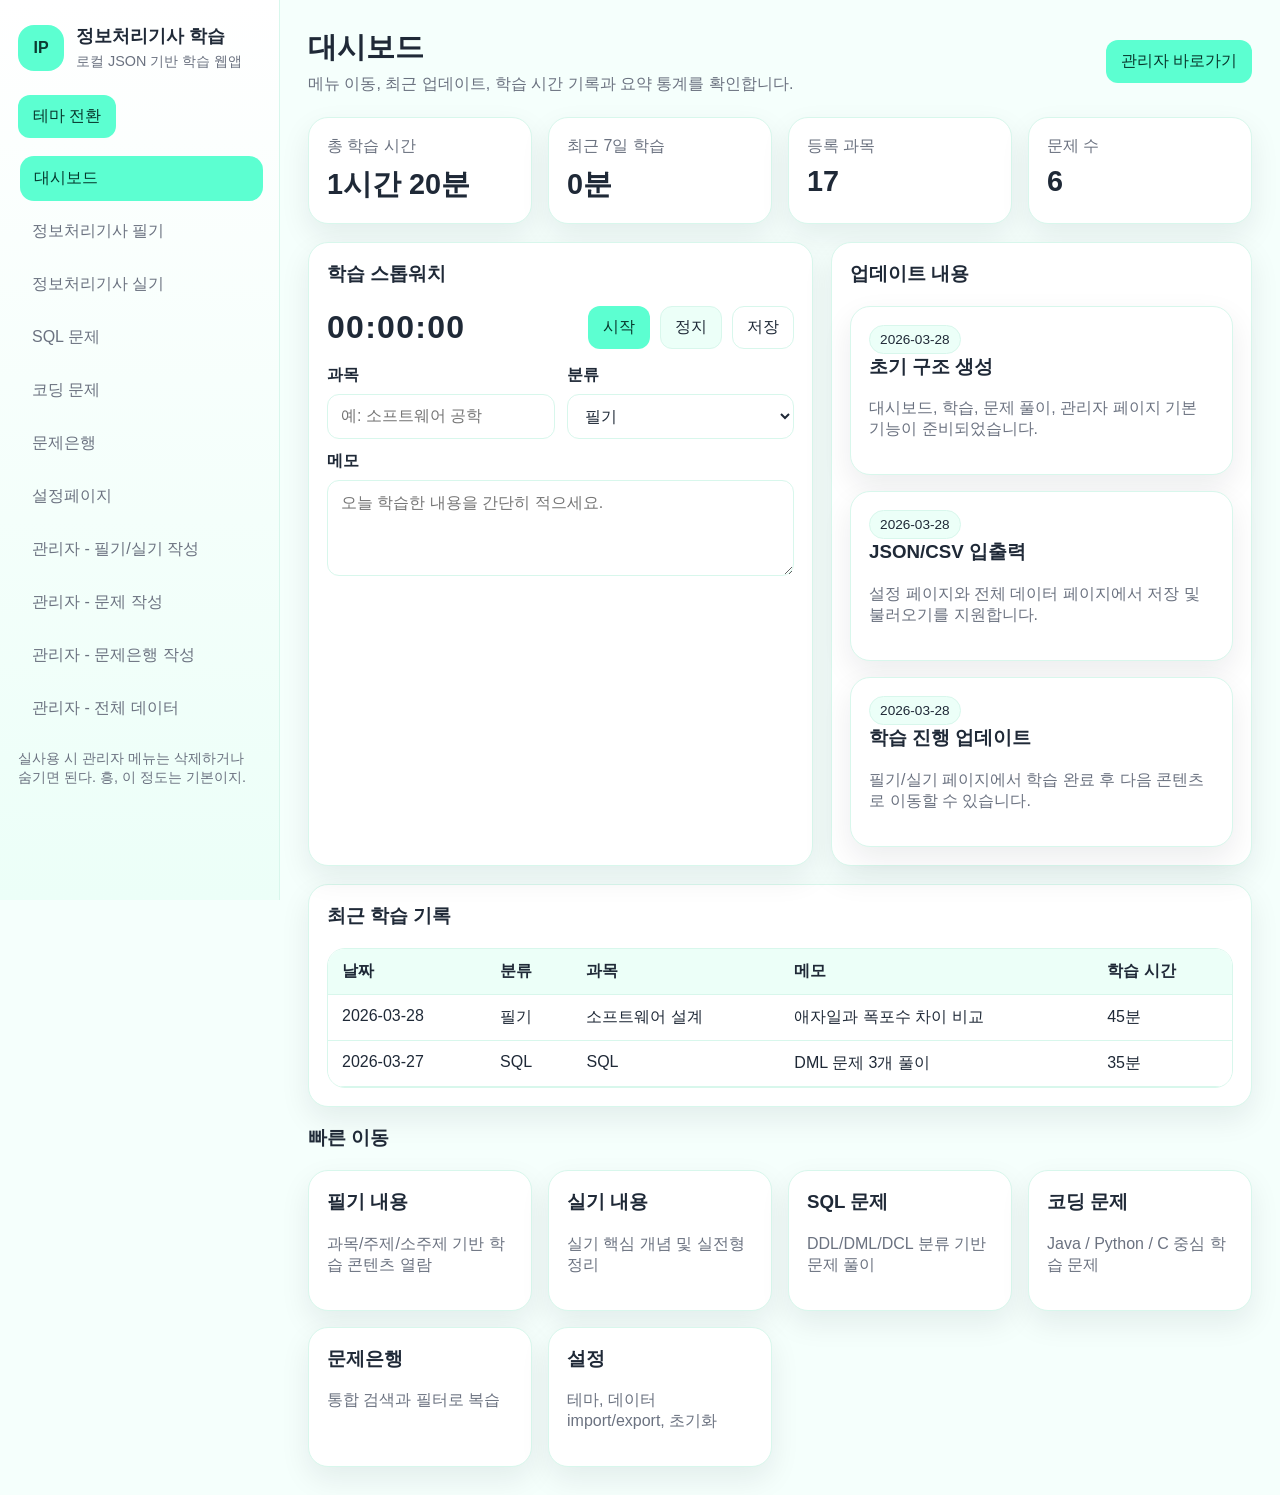
<file: ipe-study-site/index.html>
<!DOCTYPE html>
<html lang="ko">
<head>
  <meta charset="UTF-8" />
  <meta name="viewport" content="width=device-width, initial-scale=1.0" />
  <title>정보처리기사 학습 웹사이트</title>
  <link rel="stylesheet" href="css/style.css" />
</head>
<body data-page="dashboard">
  <div class="layout">
    <aside class="sidebar">
      <div class="brand"><div class="brand-badge">IP</div><div><h1>정보처리기사 학습</h1><p>로컬 JSON 기반 학습 웹앱</p></div></div>
      <div class="top-actions" style="margin-bottom:18px;"><button class="btn primary" id="themeToggle">테마 전환</button></div>
      <nav class="nav-group">
        <a class="nav-item" data-nav="dashboard" href="index.html">대시보드</a>
        <a class="nav-item" data-nav="written" href="pages/written.html">정보처리기사 필기</a>
        <a class="nav-item" data-nav="practical" href="pages/practical.html">정보처리기사 실기</a>
        <a class="nav-item" data-nav="sql" href="pages/sql.html">SQL 문제</a>
        <a class="nav-item" data-nav="coding" href="pages/coding.html">코딩 문제</a>
        <a class="nav-item" data-nav="bank" href="pages/bank.html">문제은행</a>
        <a class="nav-item" data-nav="settings" href="pages/settings.html">설정페이지</a>
        <a class="nav-item" data-nav="adminWritten" href="pages/admin-written.html">관리자 - 필기/실기 작성</a>
        <a class="nav-item" data-nav="adminProblems" href="pages/admin-problems.html">관리자 - 문제 작성</a>
        <a class="nav-item" data-nav="adminBank" href="pages/admin-bank.html">관리자 - 문제은행 작성</a>
        <a class="nav-item" data-nav="adminData" href="pages/admin-data.html">관리자 - 전체 데이터</a>
      </nav>
      <p class="footer-note">실사용 시 관리자 메뉴는 삭제하거나 숨기면 된다. 흥, 이 정도는 기본이지.</p>
    </aside>
    <main class="main">
      <header class="page-header">
        <div><h2>대시보드</h2><p>메뉴 이동, 최근 업데이트, 학습 시간 기록과 요약 통계를 확인합니다.</p></div>
        <div class="top-actions"><a class="btn primary" href="pages/admin-written.html">관리자 바로가기</a></div>
      </header>
      <section class="stats-grid" id="dashboardStats"></section>
      <section class="split-2" style="margin-top:18px;">
        <section class="card">
          <h3>학습 스톱워치</h3>
          <div class="stopwatch">
            <div class="timer-value" id="timerValue">00:00:00</div>
            <div class="inline-actions">
              <button class="btn primary" id="timerStart">시작</button>
              <button class="btn secondary" id="timerStop">정지</button>
              <button class="btn" id="timerSave">저장</button>
            </div>
          </div>
          <div class="form-grid two" style="margin-top:16px;">
            <div class="form-group"><label for="recordSubject">과목</label><input id="recordSubject" placeholder="예: 소프트웨어 공학" /></div>
            <div class="form-group"><label for="recordCategory">분류</label><select id="recordCategory"><option>필기</option><option>실기</option><option>SQL</option><option>코딩</option><option>문제은행</option><option>기타</option></select></div>
          </div>
          <div class="form-group" style="margin-top:12px;"><label for="recordMemo">메모</label><textarea id="recordMemo" placeholder="오늘 학습한 내용을 간단히 적으세요."></textarea></div>
        </section>
        <section class="card"><h3>업데이트 내용</h3><div class="card-grid" id="updateList"></div></section>
      </section>
      <section class="card" style="margin-top:18px;"><h3>최근 학습 기록</h3><div id="recentRecords"></div></section>
      <section style="margin-top:18px;">
        <h3>빠른 이동</h3>
        <div class="card-grid">
          <a class="card" href="pages/written.html"><h3>필기 내용</h3><p class="muted">과목/주제/소주제 기반 학습 콘텐츠 열람</p></a>
          <a class="card" href="pages/practical.html"><h3>실기 내용</h3><p class="muted">실기 핵심 개념 및 실전형 정리</p></a>
          <a class="card" href="pages/sql.html"><h3>SQL 문제</h3><p class="muted">DDL/DML/DCL 분류 기반 문제 풀이</p></a>
          <a class="card" href="pages/coding.html"><h3>코딩 문제</h3><p class="muted">Java / Python / C 중심 학습 문제</p></a>
          <a class="card" href="pages/bank.html"><h3>문제은행</h3><p class="muted">통합 검색과 필터로 복습</p></a>
          <a class="card" href="pages/settings.html"><h3>설정</h3><p class="muted">테마, 데이터 import/export, 초기화</p></a>
        </div>
      </section>
    </main>
  </div>
  <script src="js/data.js"></script>
  <script src="js/storage.js"></script>
  <script src="js/utils.js"></script>
  <script src="js/app.js"></script>
</body>
</html>
</file>
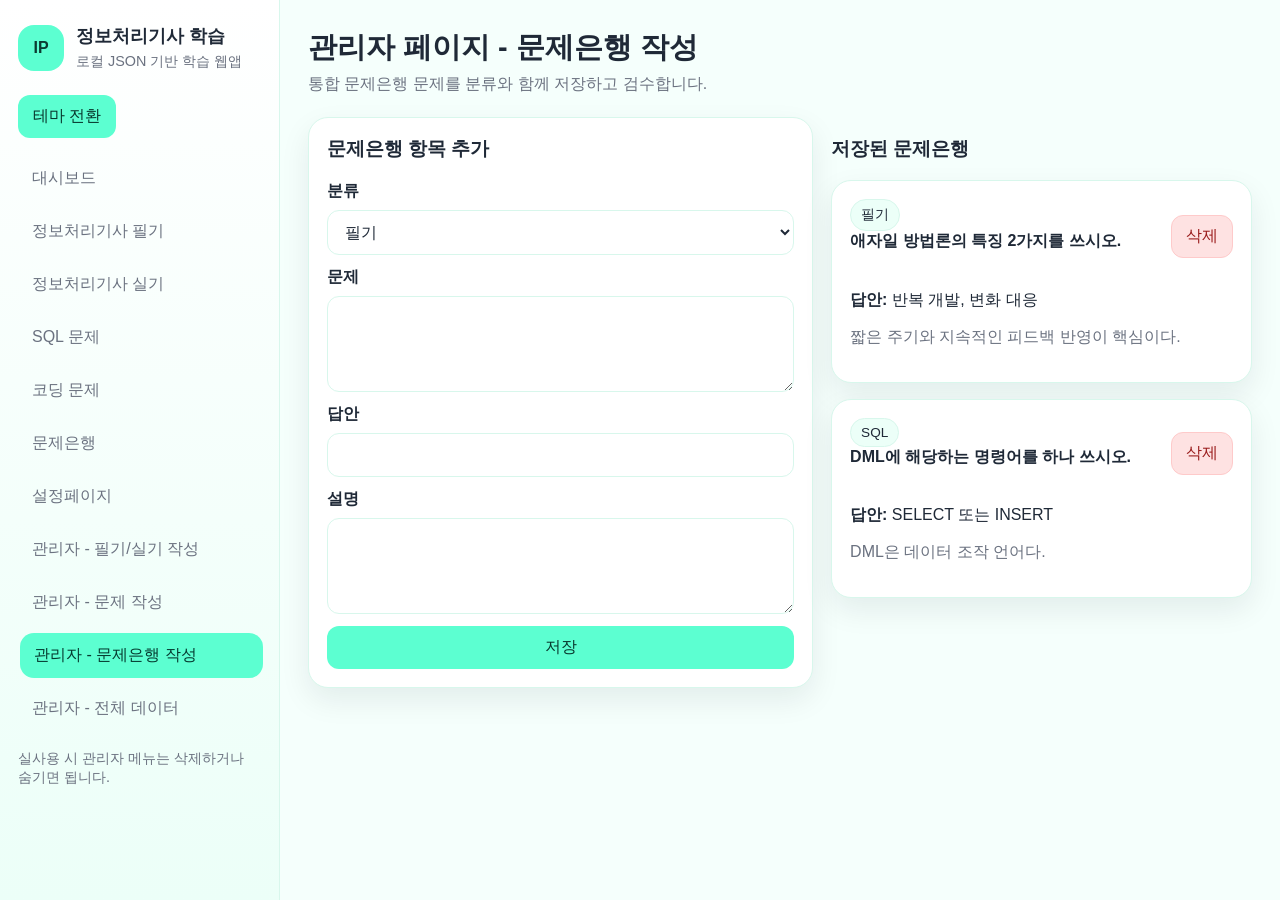
<file: ipe-study-site/pages/admin-bank.html>
<!DOCTYPE html>
<html lang="ko">
<head>
  <meta charset="UTF-8" />
  <meta name="viewport" content="width=device-width, initial-scale=1.0" />
  <title>관리자 - 문제은행 작성</title>
  <link rel="stylesheet" href="../css/style.css" />
</head>
<body data-page="adminBank">
  <div class="layout">
    <aside class="sidebar">
      <div class="brand"><div class="brand-badge">IP</div><div><h1>정보처리기사 학습</h1><p>로컬 JSON 기반 학습 웹앱</p></div></div>
      <div class="top-actions" style="margin-bottom:18px;"><button class="btn primary" id="themeToggle">테마 전환</button></div>
      <nav class="nav-group">
        <a class="nav-item" data-nav="dashboard" href="../index.html">대시보드</a>
        <a class="nav-item" data-nav="written" href="../pages/written.html">정보처리기사 필기</a>
        <a class="nav-item" data-nav="practical" href="../pages/practical.html">정보처리기사 실기</a>
        <a class="nav-item" data-nav="sql" href="../pages/sql.html">SQL 문제</a>
        <a class="nav-item" data-nav="coding" href="../pages/coding.html">코딩 문제</a>
        <a class="nav-item" data-nav="bank" href="../pages/bank.html">문제은행</a>
        <a class="nav-item" data-nav="settings" href="../pages/settings.html">설정페이지</a>
        <a class="nav-item" data-nav="adminWritten" href="../pages/admin-written.html">관리자 - 필기/실기 작성</a>
        <a class="nav-item" data-nav="adminProblems" href="../pages/admin-problems.html">관리자 - 문제 작성</a>
        <a class="nav-item" data-nav="adminBank" href="../pages/admin-bank.html">관리자 - 문제은행 작성</a>
        <a class="nav-item" data-nav="adminData" href="../pages/admin-data.html">관리자 - 전체 데이터</a>
      </nav>
      <p class="footer-note">실사용 시 관리자 메뉴는 삭제하거나 숨기면 됩니다.</p>
    </aside>
    <main class="main">
      <header class="page-header">
        <div><h2>관리자 페이지 - 문제은행 작성</h2><p>통합 문제은행 문제를 분류와 함께 저장하고 검수합니다.</p></div>
        
      </header>
      <section class="split-2"><section class="card"><h3>문제은행 항목 추가</h3><form id="adminBankForm" class="form-grid"><div class="form-group"><label>분류</label><select name="type"><option>필기</option><option>실기</option><option>SQL</option><option>언어</option></select></div><div class="form-group"><label>문제</label><textarea name="question" required></textarea></div><div class="form-group"><label>답안</label><input name="answer" required /></div><div class="form-group"><label>설명</label><textarea name="explanation" required></textarea></div><button class="btn primary" type="submit">저장</button></form></section><section><h3>저장된 문제은행</h3><div class="card-grid" id="adminBankList"></div></section></section>
    </main>
  </div>
  <script src="../js/data.js"></script>
  <script src="../js/storage.js"></script>
  <script src="../js/utils.js"></script>
  <script src="../js/app.js"></script>
</body>
</html>
</file>
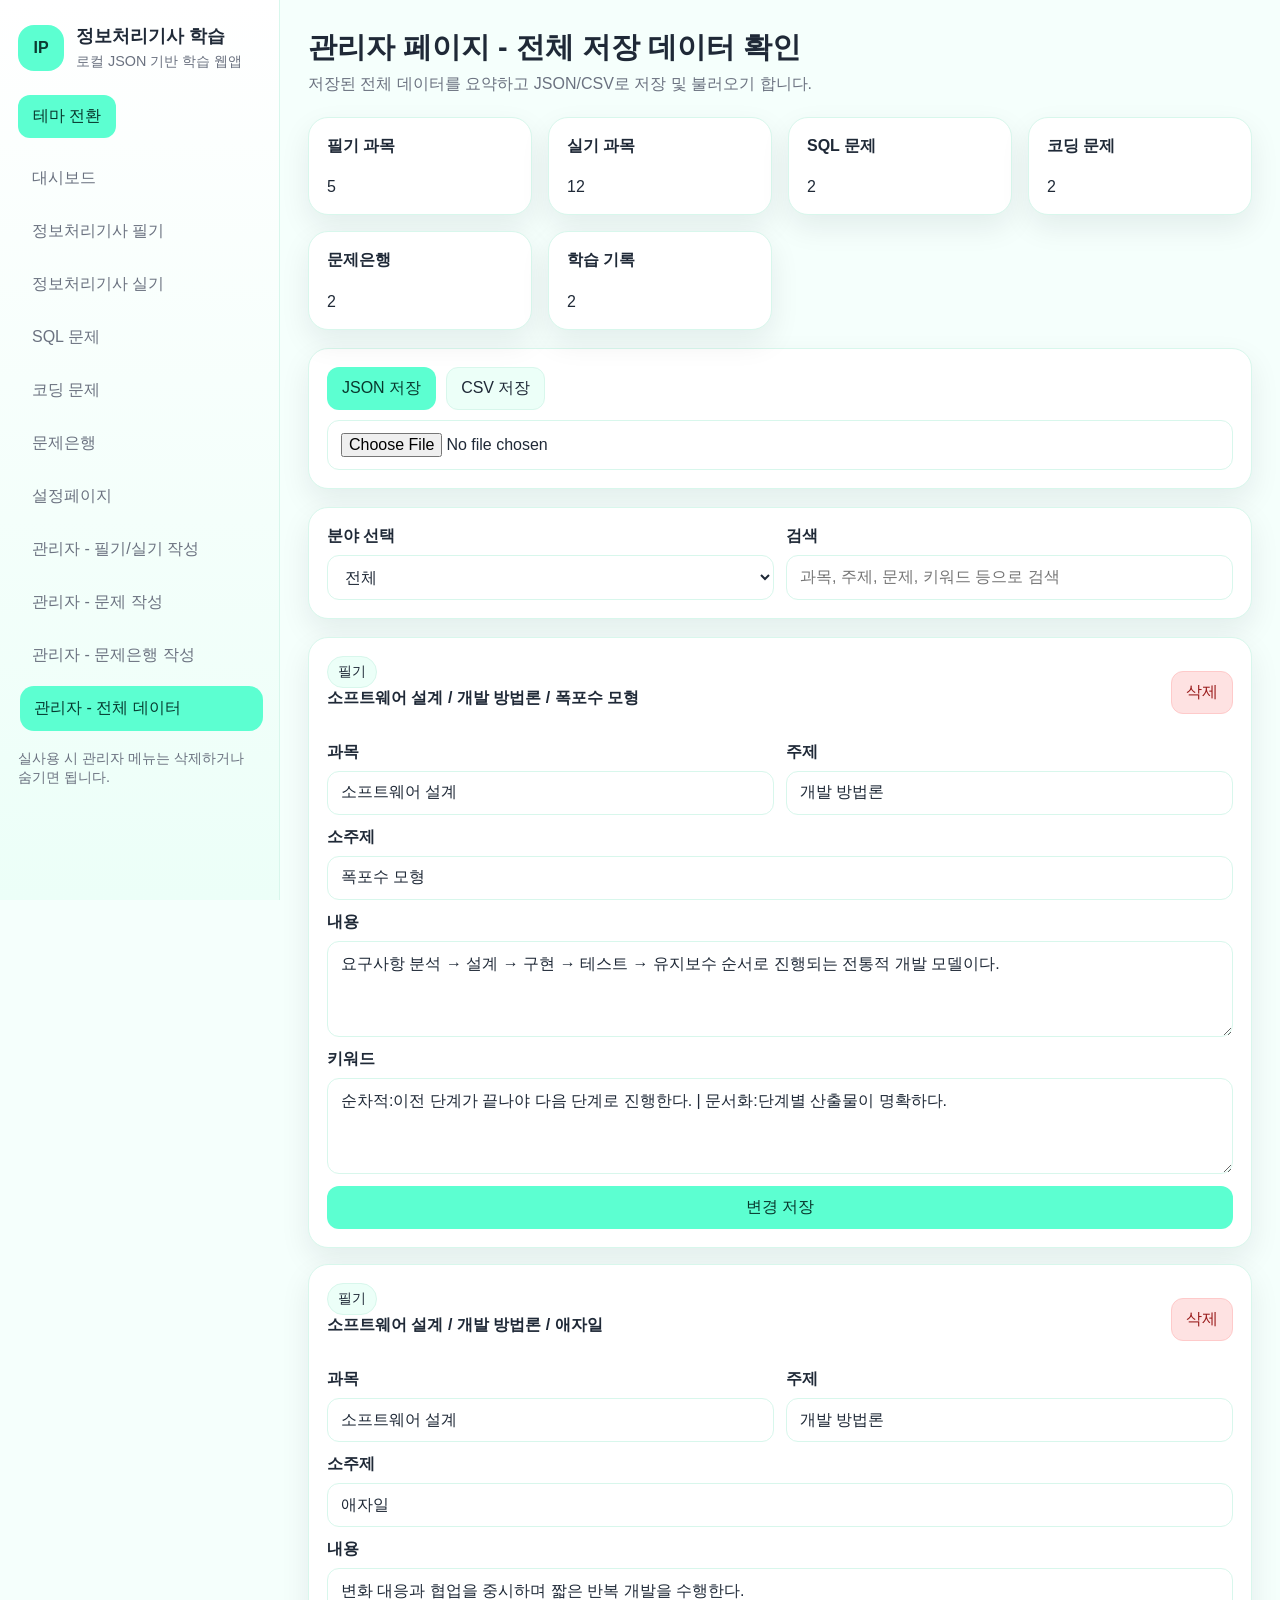
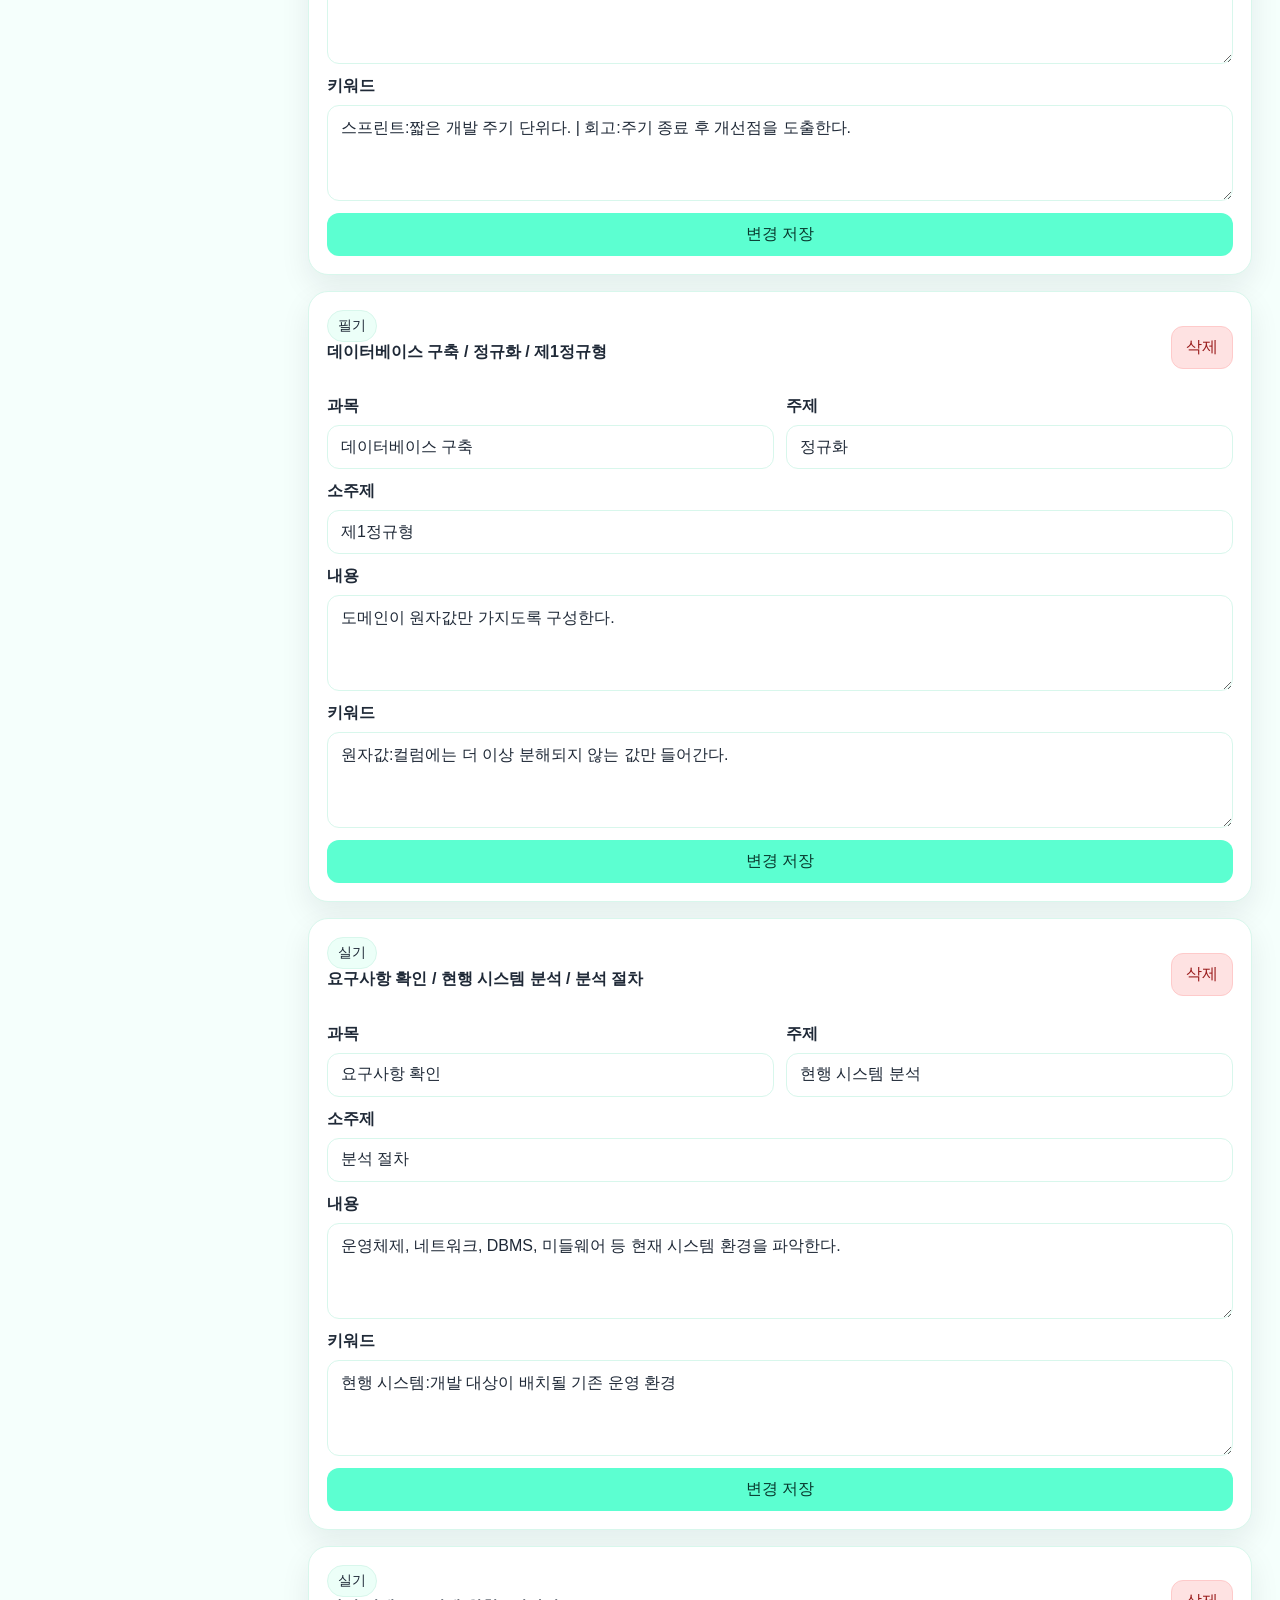
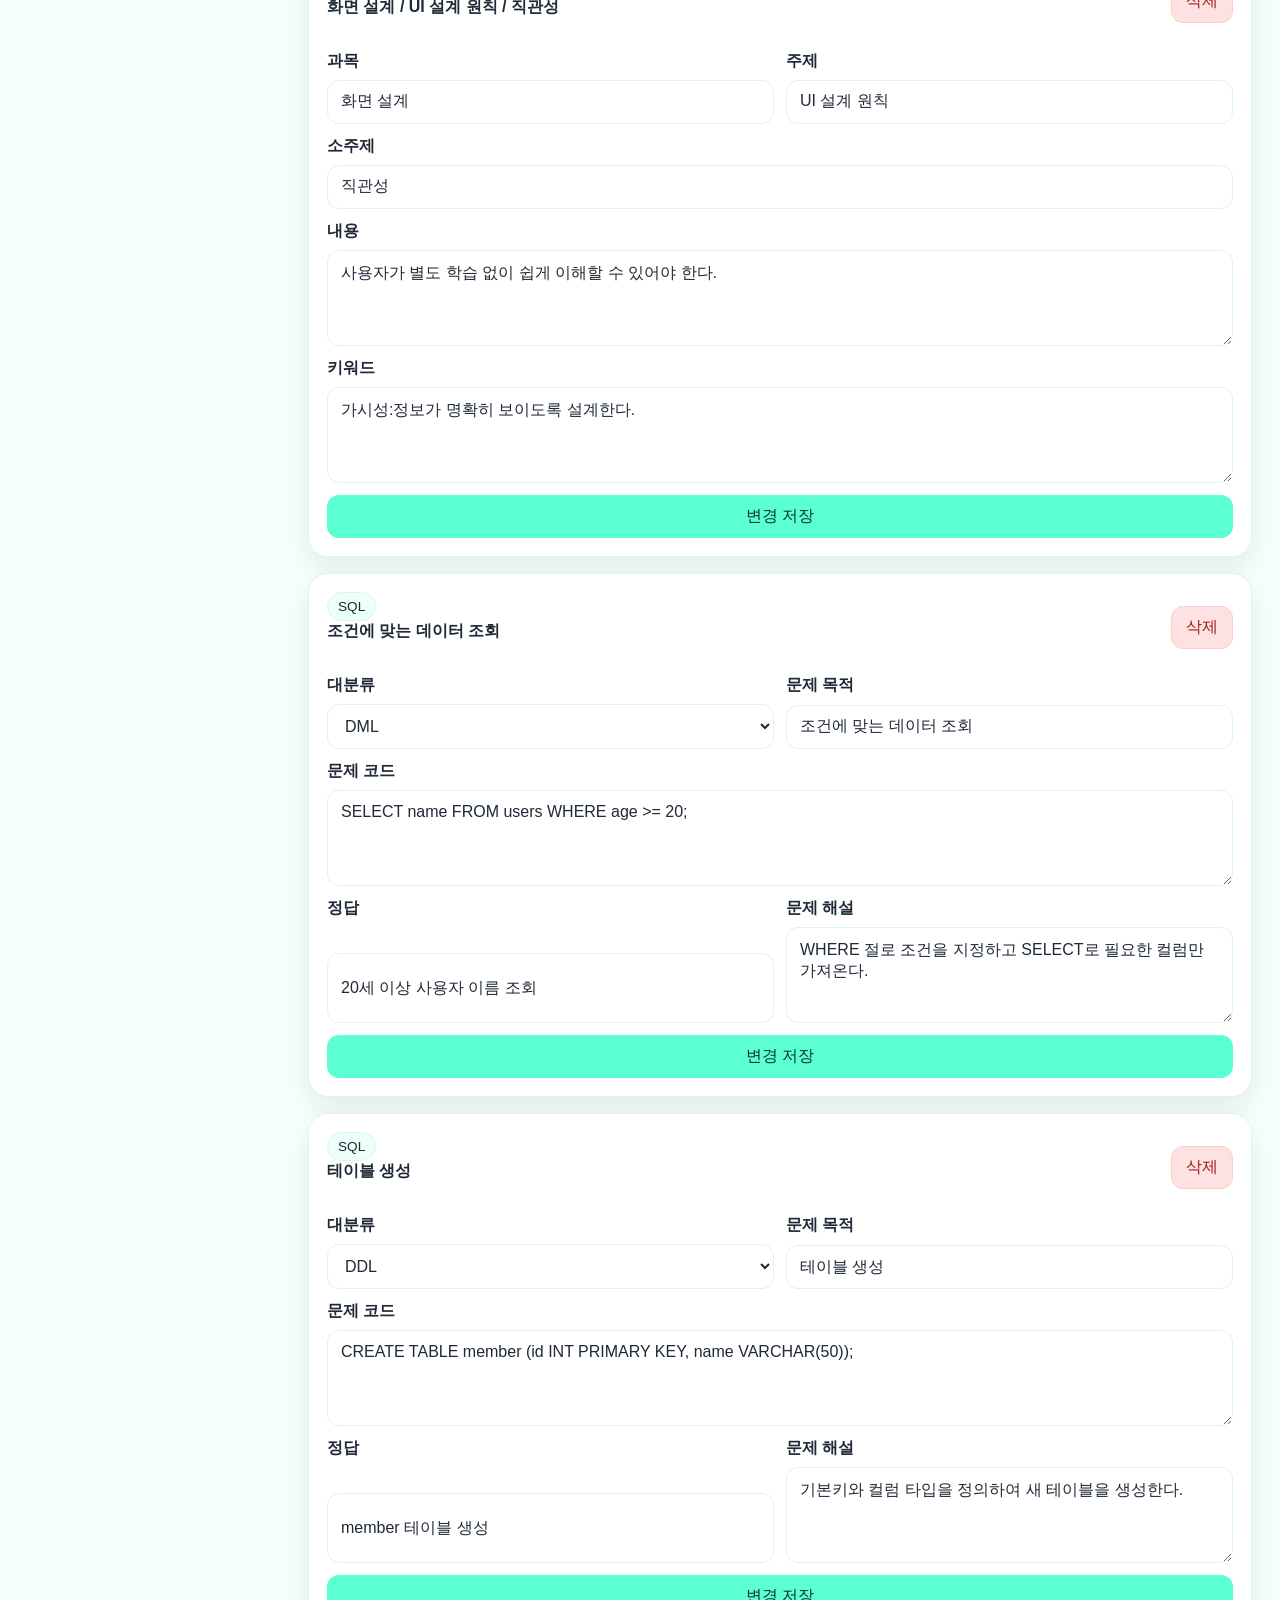
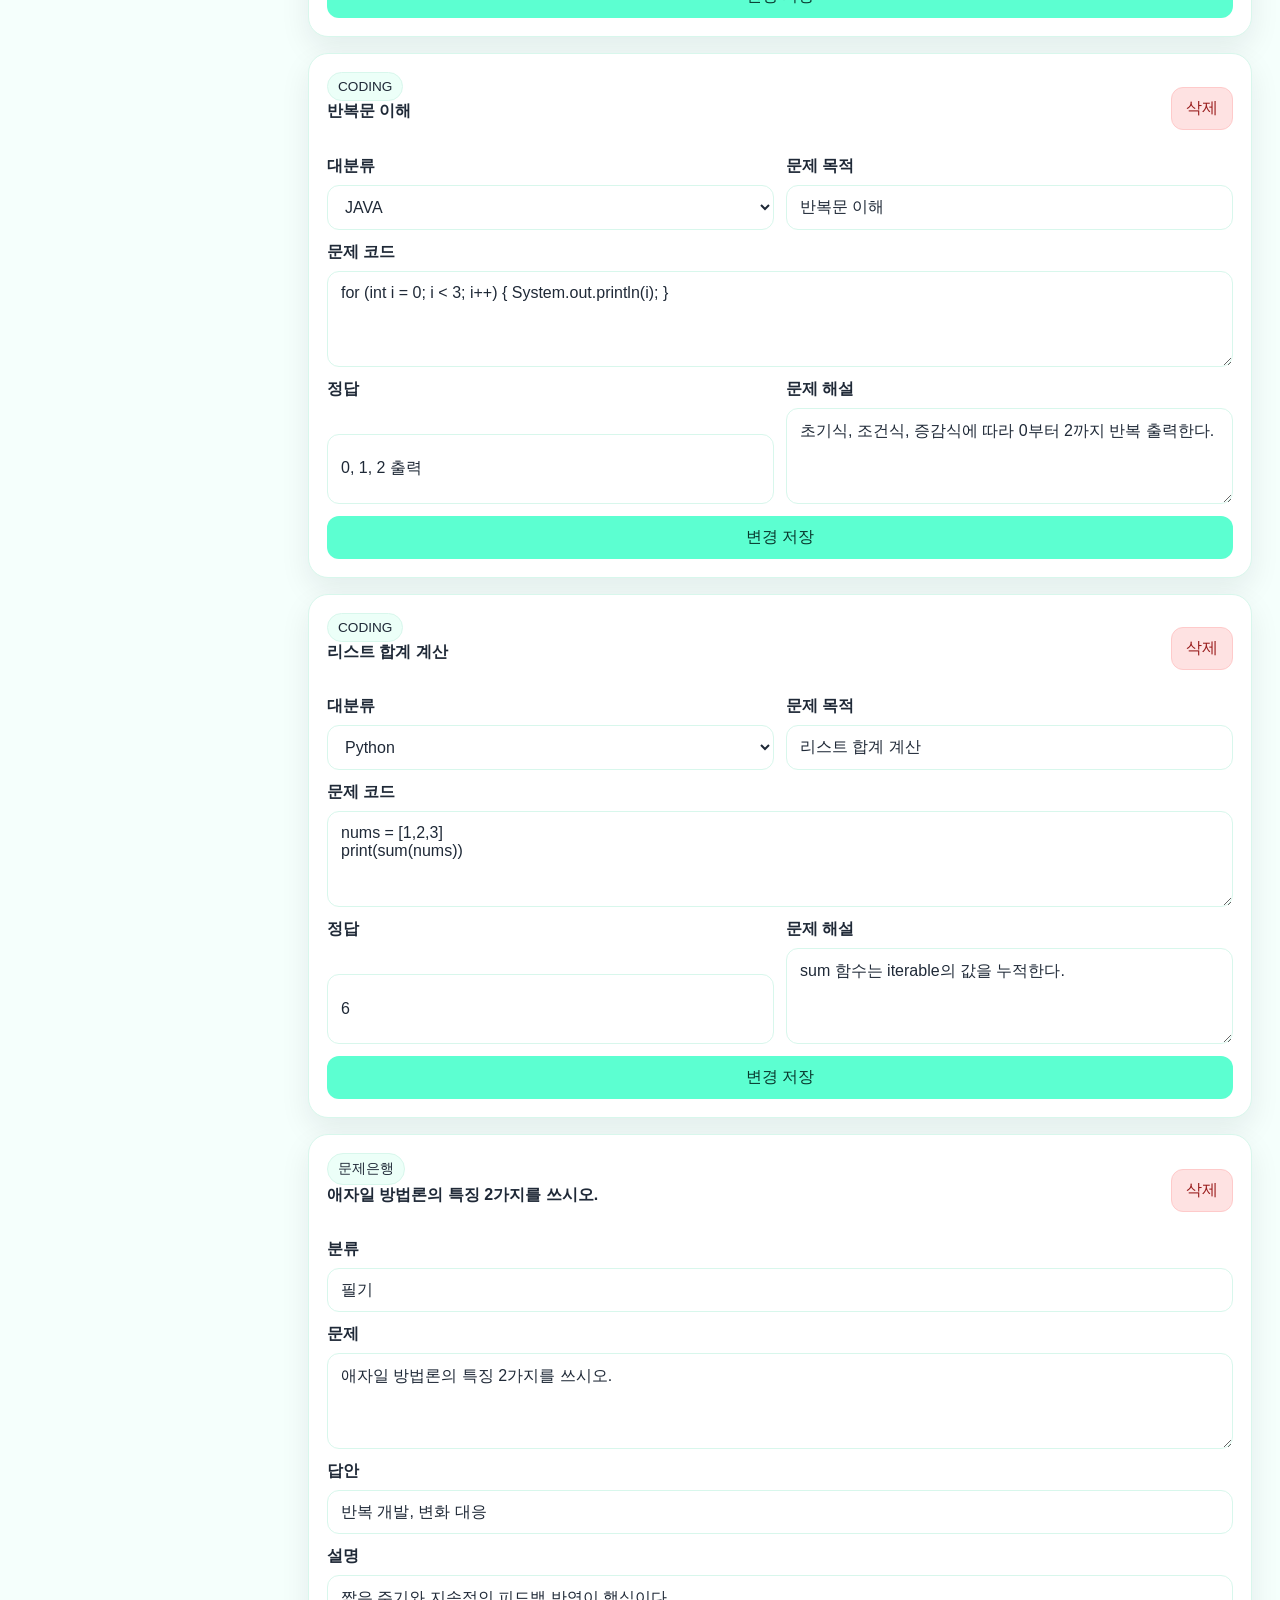
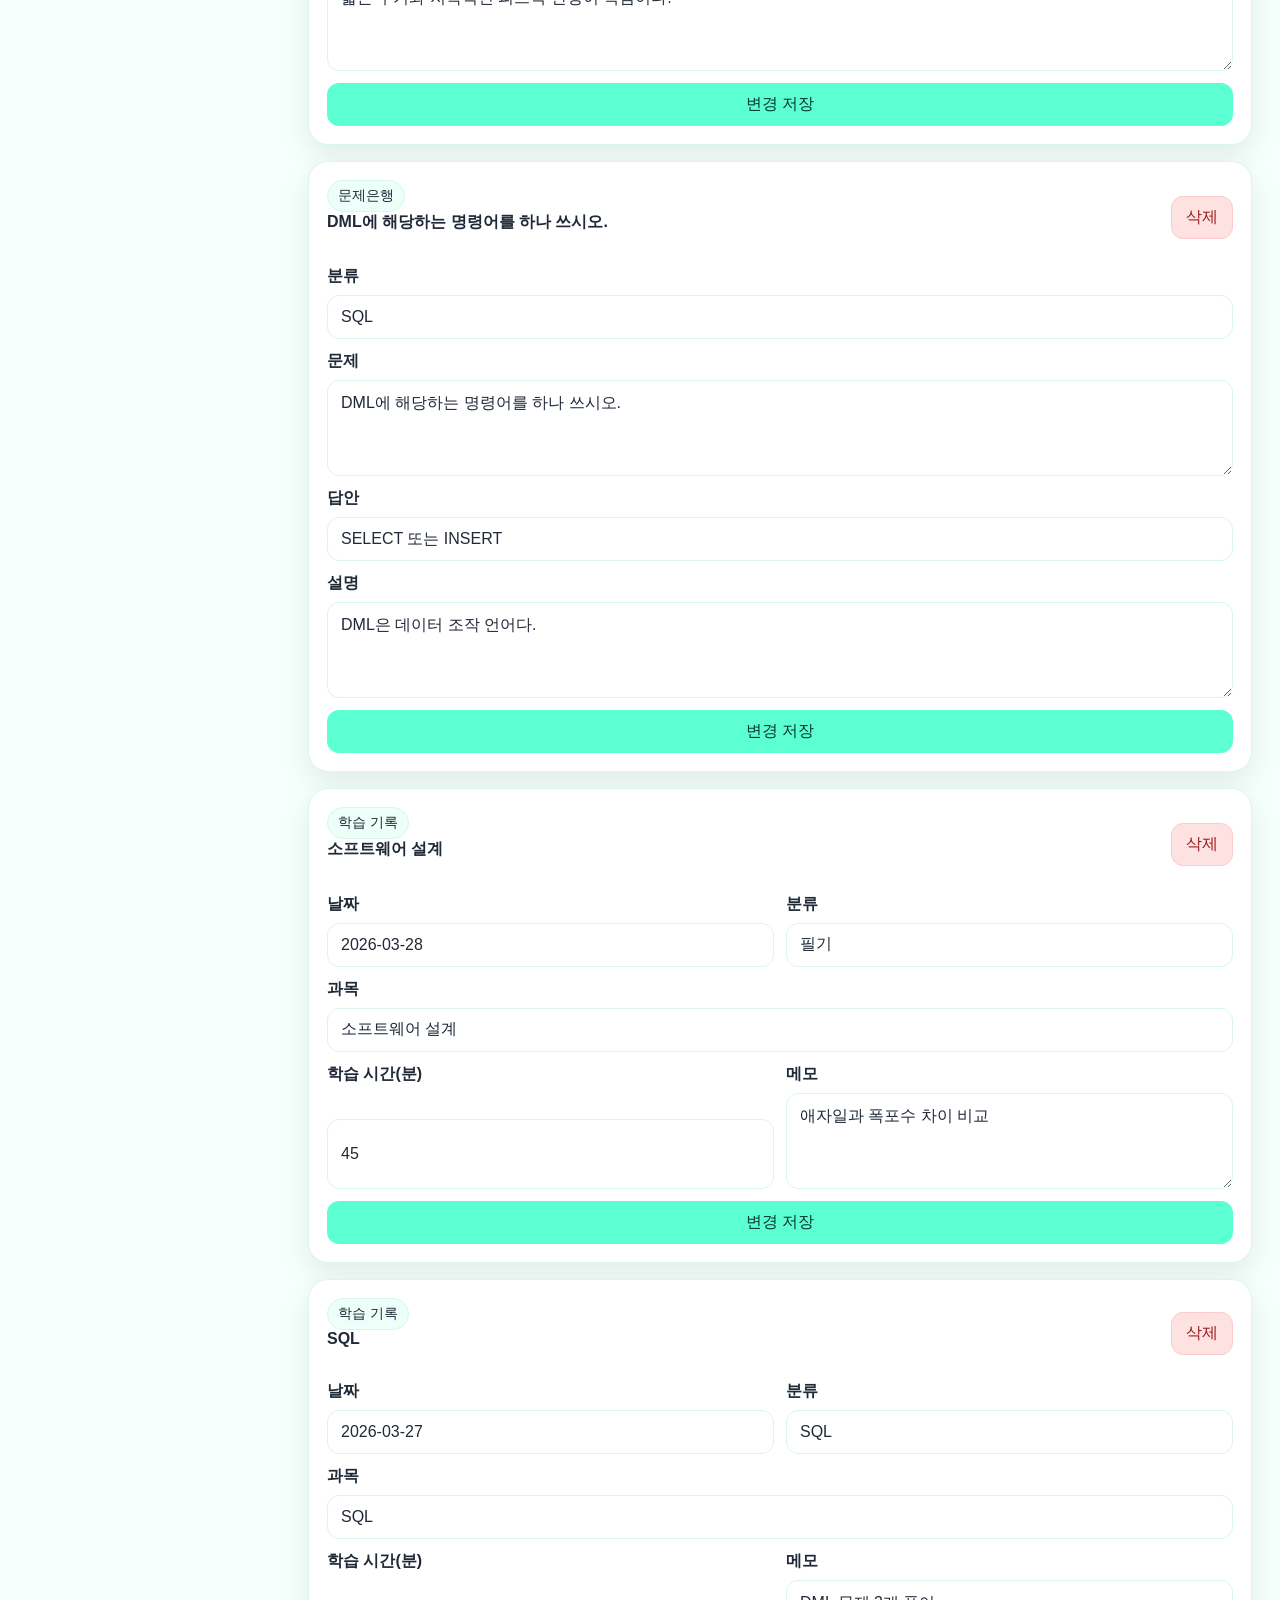
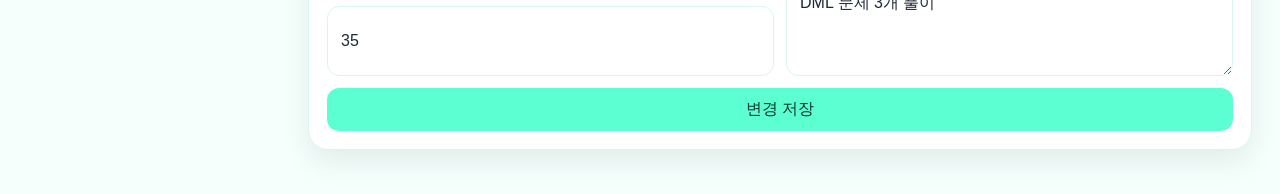
<file: ipe-study-site/pages/admin-data.html>
<!DOCTYPE html>
<html lang="ko">
<head>
  <meta charset="UTF-8" />
  <meta name="viewport" content="width=device-width, initial-scale=1.0" />
  <title>관리자 - 전체 데이터 확인</title>
  <link rel="stylesheet" href="../css/style.css" />
</head>
<body data-page="adminData">
  <div class="layout">
    <aside class="sidebar">
      <div class="brand"><div class="brand-badge">IP</div><div><h1>정보처리기사 학습</h1><p>로컬 JSON 기반 학습 웹앱</p></div></div>
      <div class="top-actions" style="margin-bottom:18px;"><button class="btn primary" id="themeToggle">테마 전환</button></div>
      <nav class="nav-group">
        <a class="nav-item" data-nav="dashboard" href="../index.html">대시보드</a>
        <a class="nav-item" data-nav="written" href="../pages/written.html">정보처리기사 필기</a>
        <a class="nav-item" data-nav="practical" href="../pages/practical.html">정보처리기사 실기</a>
        <a class="nav-item" data-nav="sql" href="../pages/sql.html">SQL 문제</a>
        <a class="nav-item" data-nav="coding" href="../pages/coding.html">코딩 문제</a>
        <a class="nav-item" data-nav="bank" href="../pages/bank.html">문제은행</a>
        <a class="nav-item" data-nav="settings" href="../pages/settings.html">설정페이지</a>
        <a class="nav-item" data-nav="adminWritten" href="../pages/admin-written.html">관리자 - 필기/실기 작성</a>
        <a class="nav-item" data-nav="adminProblems" href="../pages/admin-problems.html">관리자 - 문제 작성</a>
        <a class="nav-item" data-nav="adminBank" href="../pages/admin-bank.html">관리자 - 문제은행 작성</a>
        <a class="nav-item" data-nav="adminData" href="../pages/admin-data.html">관리자 - 전체 데이터</a>
      </nav>
      <p class="footer-note">실사용 시 관리자 메뉴는 삭제하거나 숨기면 됩니다.</p>
    </aside>
    <main class="main">
      <header class="page-header">
        <div><h2>관리자 페이지 - 전체 저장 데이터 확인</h2><p>저장된 전체 데이터를 요약하고 JSON/CSV로 저장 및 불러오기 합니다.</p></div>
        
      </header>
      <section class="stats-grid" id="dataSummary"></section>
      <section class="card" style="margin-top:18px;">
        <div class="toolbar">
          <button class="btn primary" id="adminExportJsonBtn">JSON 저장</button>
          <button class="btn secondary" id="adminExportCsvBtn">CSV 저장</button>
          <input type="file" id="adminImportJsonInput" accept=".json" />
        </div>
      </section>
      <section class="card" style="margin-top:18px;">
        <div class="form-grid two">
          <div class="form-group">
            <label>분야 선택</label>
            <select id="adminDataSectionFilter">
              <option value="all">전체</option>
              <option value="필기">필기</option>
              <option value="실기">실기</option>
              <option value="SQL">SQL 문제</option>
              <option value="CODING">코딩 문제</option>
              <option value="BANK">문제은행</option>
              <option value="RECORD">학습 기록</option>
            </select>
          </div>
          <div class="form-group">
            <label>검색</label>
            <input id="adminDataSearch" placeholder="과목, 주제, 문제, 키워드 등으로 검색" />
          </div>
        </div>
      </section>
      <section id="dataPreview" style="margin-top:18px;"></section>
    </main>
  </div>
  <script src="../js/data.js"></script>
  <script src="../js/storage.js"></script>
  <script src="../js/utils.js"></script>
  <script src="../js/app.js"></script>
</body>
</html>
</file>
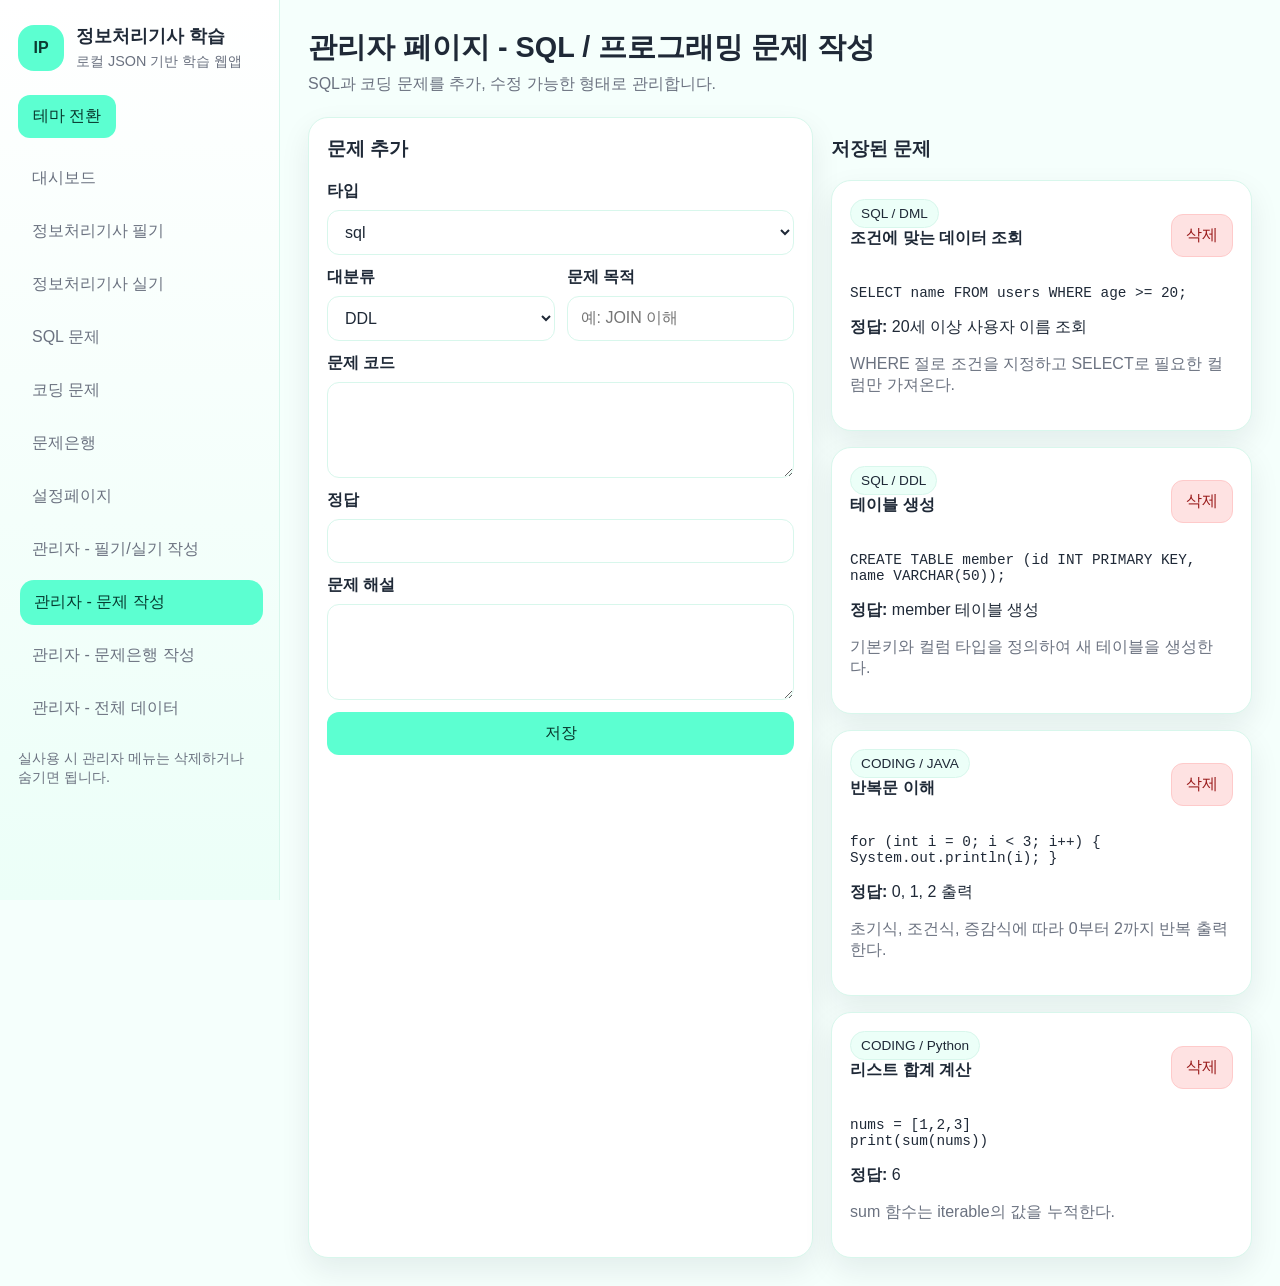
<file: ipe-study-site/pages/admin-problems.html>
<!DOCTYPE html>
<html lang="ko">
<head>
  <meta charset="UTF-8" />
  <meta name="viewport" content="width=device-width, initial-scale=1.0" />
  <title>관리자 - 문제 작성</title>
  <link rel="stylesheet" href="../css/style.css" />
</head>
<body data-page="adminProblems">
  <div class="layout">
    <aside class="sidebar">
      <div class="brand"><div class="brand-badge">IP</div><div><h1>정보처리기사 학습</h1><p>로컬 JSON 기반 학습 웹앱</p></div></div>
      <div class="top-actions" style="margin-bottom:18px;"><button class="btn primary" id="themeToggle">테마 전환</button></div>
      <nav class="nav-group">
        <a class="nav-item" data-nav="dashboard" href="../index.html">대시보드</a>
        <a class="nav-item" data-nav="written" href="../pages/written.html">정보처리기사 필기</a>
        <a class="nav-item" data-nav="practical" href="../pages/practical.html">정보처리기사 실기</a>
        <a class="nav-item" data-nav="sql" href="../pages/sql.html">SQL 문제</a>
        <a class="nav-item" data-nav="coding" href="../pages/coding.html">코딩 문제</a>
        <a class="nav-item" data-nav="bank" href="../pages/bank.html">문제은행</a>
        <a class="nav-item" data-nav="settings" href="../pages/settings.html">설정페이지</a>
        <a class="nav-item" data-nav="adminWritten" href="../pages/admin-written.html">관리자 - 필기/실기 작성</a>
        <a class="nav-item" data-nav="adminProblems" href="../pages/admin-problems.html">관리자 - 문제 작성</a>
        <a class="nav-item" data-nav="adminBank" href="../pages/admin-bank.html">관리자 - 문제은행 작성</a>
        <a class="nav-item" data-nav="adminData" href="../pages/admin-data.html">관리자 - 전체 데이터</a>
      </nav>
      <p class="footer-note">실사용 시 관리자 메뉴는 삭제하거나 숨기면 됩니다.</p>
    </aside>
    <main class="main">
      <header class="page-header">
        <div><h2>관리자 페이지 - SQL / 프로그래밍 문제 작성</h2><p>SQL과 코딩 문제를 추가, 수정 가능한 형태로 관리합니다.</p></div>
        
      </header>
      <section class="split-2"><section class="card"><h3>문제 추가</h3><form id="adminProblemForm" class="form-grid"><div class="form-group"><label>타입</label><select name="type" id="problemTypeSelect"><option value="sql">sql</option><option value="coding">coding</option></select></div><div class="form-grid two"><div class="form-group"><label>대분류</label><select name="category" id="problemCategorySelect" required></select></div><div class="form-group"><label>문제 목적</label><input name="purpose" required placeholder="예: JOIN 이해" /></div></div><div class="form-group"><label>문제 코드</label><textarea name="code" required></textarea></div><div class="form-group"><label>정답</label><input name="answer" required /></div><div class="form-group"><label>문제 해설</label><textarea name="explanation" required></textarea></div><button class="btn primary" type="submit">저장</button></form></section><section><h3>저장된 문제</h3><div class="card-grid" id="adminProblemList"></div></section></section>
    </main>
  </div>
  <script src="../js/data.js"></script>
  <script src="../js/storage.js"></script>
  <script src="../js/utils.js"></script>
  <script src="../js/app.js"></script>
</body>
</html>
</file>
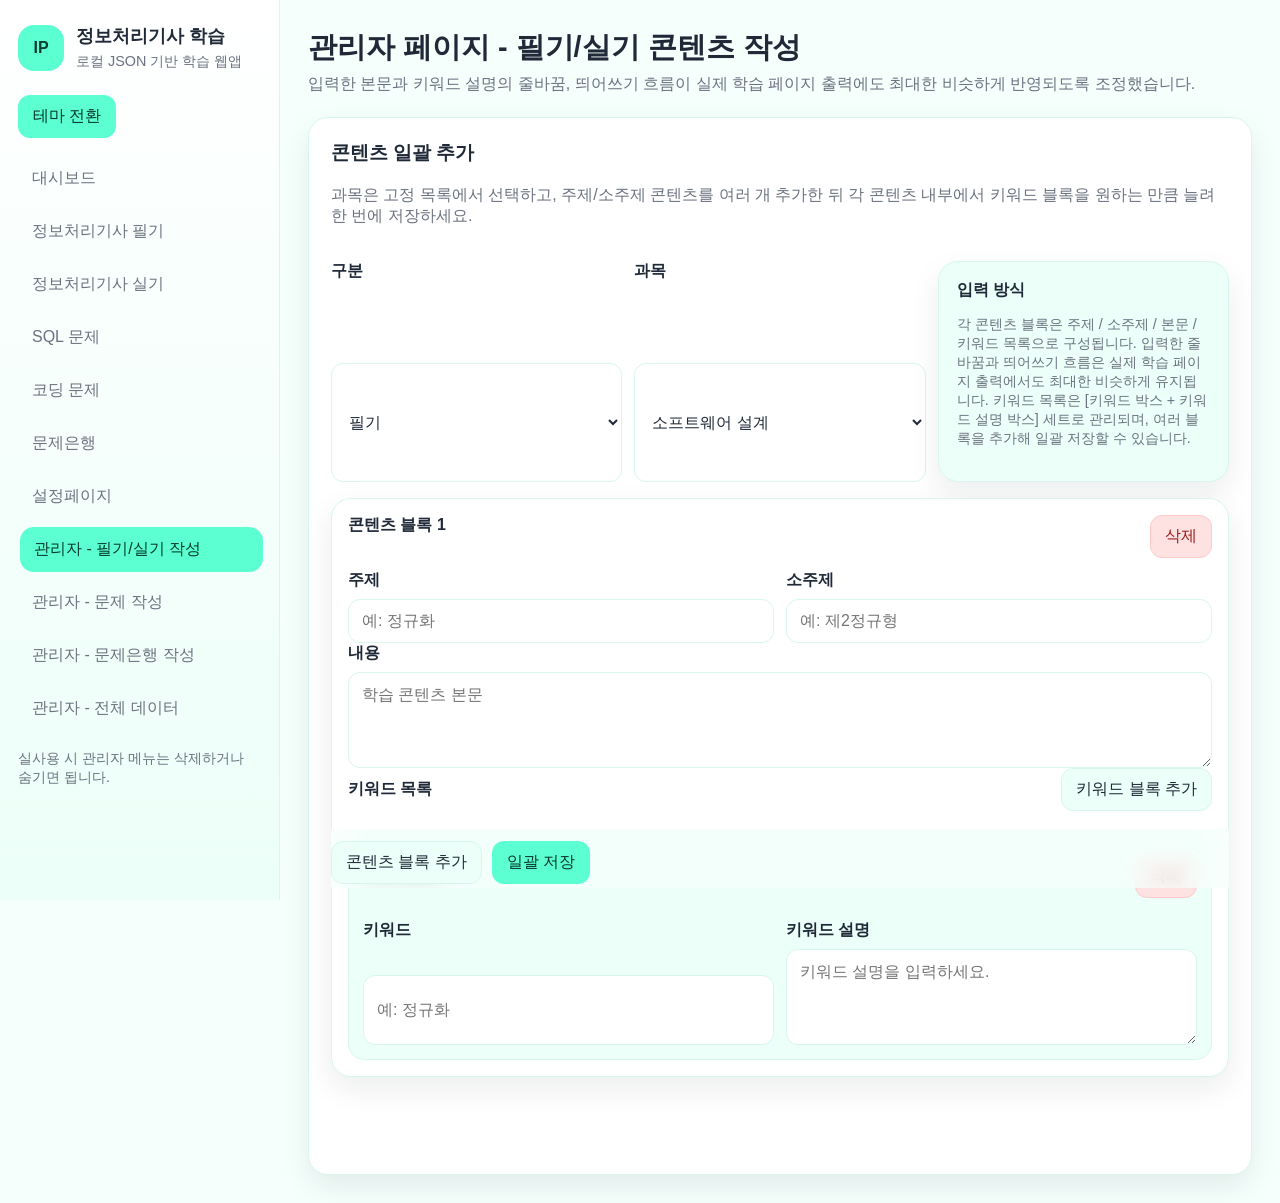
<file: ipe-study-site/pages/admin-written.html>
<!DOCTYPE html>
<html lang="ko">
<head>
  <meta charset="UTF-8" />
  <meta name="viewport" content="width=device-width, initial-scale=1.0" />
  <title>관리자 - 필기/실기 작성</title>
  <link rel="stylesheet" href="../css/style.css" />
</head>
<body data-page="adminWritten">
  <div class="layout">
    <aside class="sidebar">
      <div class="brand"><div class="brand-badge">IP</div><div><h1>정보처리기사 학습</h1><p>로컬 JSON 기반 학습 웹앱</p></div></div>
      <div class="top-actions" style="margin-bottom:18px;"><button class="btn primary" id="themeToggle">테마 전환</button></div>
      <nav class="nav-group">
        <a class="nav-item" data-nav="dashboard" href="../index.html">대시보드</a>
        <a class="nav-item" data-nav="written" href="../pages/written.html">정보처리기사 필기</a>
        <a class="nav-item" data-nav="practical" href="../pages/practical.html">정보처리기사 실기</a>
        <a class="nav-item" data-nav="sql" href="../pages/sql.html">SQL 문제</a>
        <a class="nav-item" data-nav="coding" href="../pages/coding.html">코딩 문제</a>
        <a class="nav-item" data-nav="bank" href="../pages/bank.html">문제은행</a>
        <a class="nav-item" data-nav="settings" href="../pages/settings.html">설정페이지</a>
        <a class="nav-item" data-nav="adminWritten" href="../pages/admin-written.html">관리자 - 필기/실기 작성</a>
        <a class="nav-item" data-nav="adminProblems" href="../pages/admin-problems.html">관리자 - 문제 작성</a>
        <a class="nav-item" data-nav="adminBank" href="../pages/admin-bank.html">관리자 - 문제은행 작성</a>
        <a class="nav-item" data-nav="adminData" href="../pages/admin-data.html">관리자 - 전체 데이터</a>
      </nav>
      <p class="footer-note">실사용 시 관리자 메뉴는 삭제하거나 숨기면 됩니다.</p>
    </aside>
    <main class="main">
      <header class="page-header">
        <div>
          <h2>관리자 페이지 - 필기/실기 콘텐츠 작성</h2>
          <p>입력한 본문과 키워드 설명의 줄바꿈, 띄어쓰기 흐름이 실제 학습 페이지 출력에도 최대한 비슷하게 반영되도록 조정했습니다.</p>
        </div>
      </header>

      <section class="card admin-wide-panel">
        <div class="page-section-head">
          <div>
            <h3>콘텐츠 일괄 추가</h3>
            <p class="muted">과목은 고정 목록에서 선택하고, 주제/소주제 콘텐츠를 여러 개 추가한 뒤 각 콘텐츠 내부에서 키워드 블록을 원하는 만큼 늘려 한 번에 저장하세요.</p>
          </div>
        </div>

        <form id="adminWrittenForm" class="form-grid admin-written-form">
          <div class="form-grid admin-top-grid">
            <div class="form-group">
              <label for="writtenType">구분</label>
              <select name="type" id="writtenType">
                <option value="필기">필기</option>
                <option value="실기">실기</option>
              </select>
            </div>
            <div class="form-group">
              <label for="writtenSubject">과목</label>
              <select name="subject" id="writtenSubject"></select>
            </div>
            <div class="card subtle-card helper-card admin-mode-card">
              <strong>입력 방식</strong>
              <p class="muted small">각 콘텐츠 블록은 주제 / 소주제 / 본문 / 키워드 목록으로 구성됩니다. 입력한 줄바꿈과 띄어쓰기 흐름은 실제 학습 페이지 출력에서도 최대한 비슷하게 유지됩니다. 키워드 목록은 [키워드 박스 + 키워드 설명 박스] 세트로 관리되며, 여러 블록을 추가해 일괄 저장할 수 있습니다.</p>
            </div>
          </div>

          <div id="contentBatchRows" class="stack-rows admin-content-rows"></div>

          <div class="inline-actions sticky-actions">
            <button class="btn secondary" type="button" id="addContentRowBtn">콘텐츠 블록 추가</button>
            <button class="btn primary" type="submit">일괄 저장</button>
          </div>
        </form>
      </section>
    </main>
  </div>
  <script src="../js/data.js"></script>
  <script src="../js/storage.js"></script>
  <script src="../js/utils.js"></script>
  <script src="../js/app.js"></script>
</body>
</html>
</file>
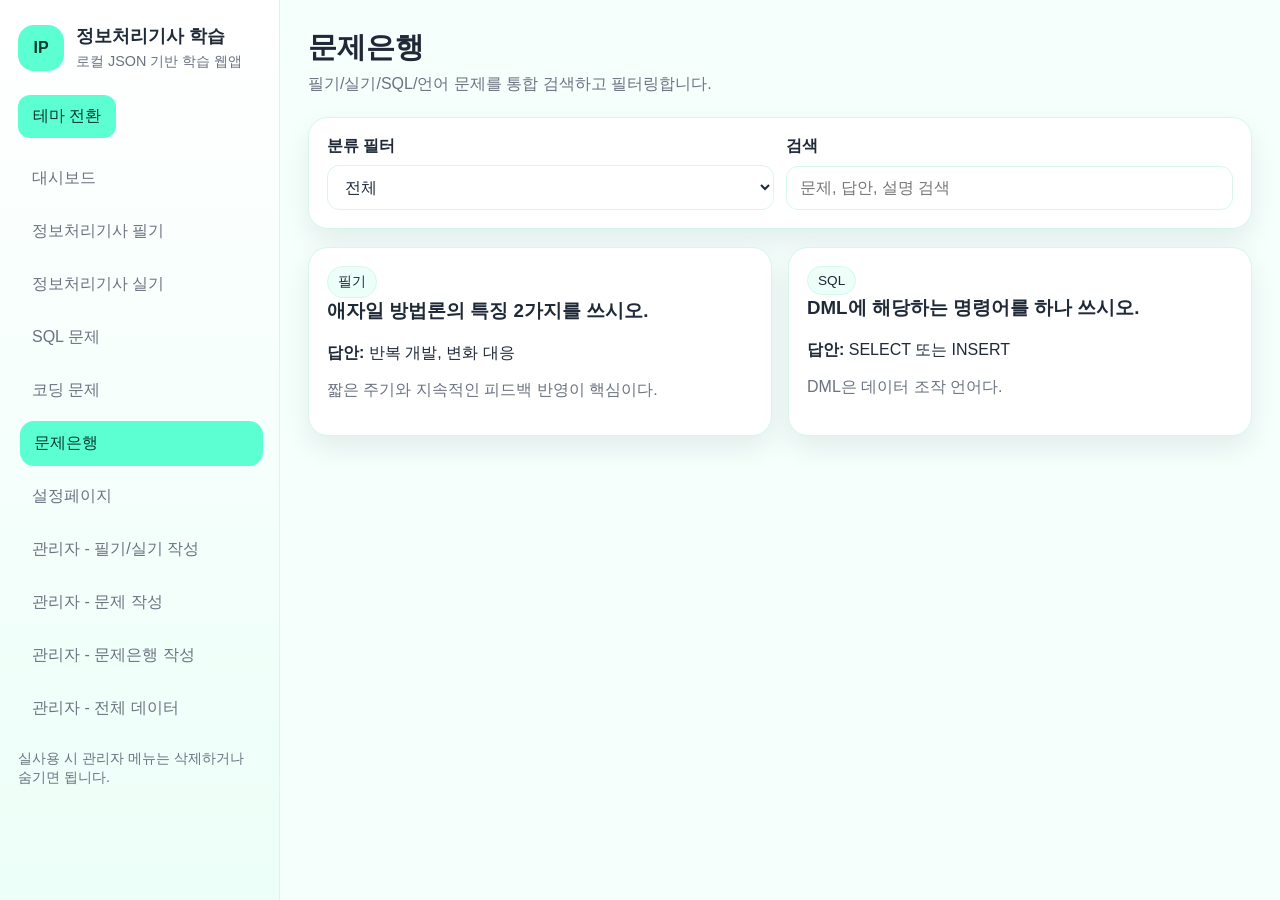
<file: ipe-study-site/pages/bank.html>
<!DOCTYPE html>
<html lang="ko">
<head>
  <meta charset="UTF-8" />
  <meta name="viewport" content="width=device-width, initial-scale=1.0" />
  <title>문제은행</title>
  <link rel="stylesheet" href="../css/style.css" />
</head>
<body data-page="bank">
  <div class="layout">
    <aside class="sidebar">
      <div class="brand"><div class="brand-badge">IP</div><div><h1>정보처리기사 학습</h1><p>로컬 JSON 기반 학습 웹앱</p></div></div>
      <div class="top-actions" style="margin-bottom:18px;"><button class="btn primary" id="themeToggle">테마 전환</button></div>
      <nav class="nav-group">
        <a class="nav-item" data-nav="dashboard" href="../index.html">대시보드</a>
        <a class="nav-item" data-nav="written" href="../pages/written.html">정보처리기사 필기</a>
        <a class="nav-item" data-nav="practical" href="../pages/practical.html">정보처리기사 실기</a>
        <a class="nav-item" data-nav="sql" href="../pages/sql.html">SQL 문제</a>
        <a class="nav-item" data-nav="coding" href="../pages/coding.html">코딩 문제</a>
        <a class="nav-item" data-nav="bank" href="../pages/bank.html">문제은행</a>
        <a class="nav-item" data-nav="settings" href="../pages/settings.html">설정페이지</a>
        <a class="nav-item" data-nav="adminWritten" href="../pages/admin-written.html">관리자 - 필기/실기 작성</a>
        <a class="nav-item" data-nav="adminProblems" href="../pages/admin-problems.html">관리자 - 문제 작성</a>
        <a class="nav-item" data-nav="adminBank" href="../pages/admin-bank.html">관리자 - 문제은행 작성</a>
        <a class="nav-item" data-nav="adminData" href="../pages/admin-data.html">관리자 - 전체 데이터</a>
      </nav>
      <p class="footer-note">실사용 시 관리자 메뉴는 삭제하거나 숨기면 됩니다.</p>
    </aside>
    <main class="main">
      <header class="page-header">
        <div><h2>문제은행</h2><p>필기/실기/SQL/언어 문제를 통합 검색하고 필터링합니다.</p></div>
        
      </header>
      <section class="card"><div class="form-grid two"><div class="form-group"><label for="bankFilter">분류 필터</label><select id="bankFilter"><option>전체</option><option>필기</option><option>실기</option><option>SQL</option><option>언어</option></select></div><div class="form-group"><label for="bankSearch">검색</label><input id="bankSearch" placeholder="문제, 답안, 설명 검색" /></div></div></section><section class="card-grid" id="bankList" style="margin-top:18px;"></section>
    </main>
  </div>
  <script src="../js/data.js"></script>
  <script src="../js/storage.js"></script>
  <script src="../js/utils.js"></script>
  <script src="../js/app.js"></script>
</body>
</html>
</file>
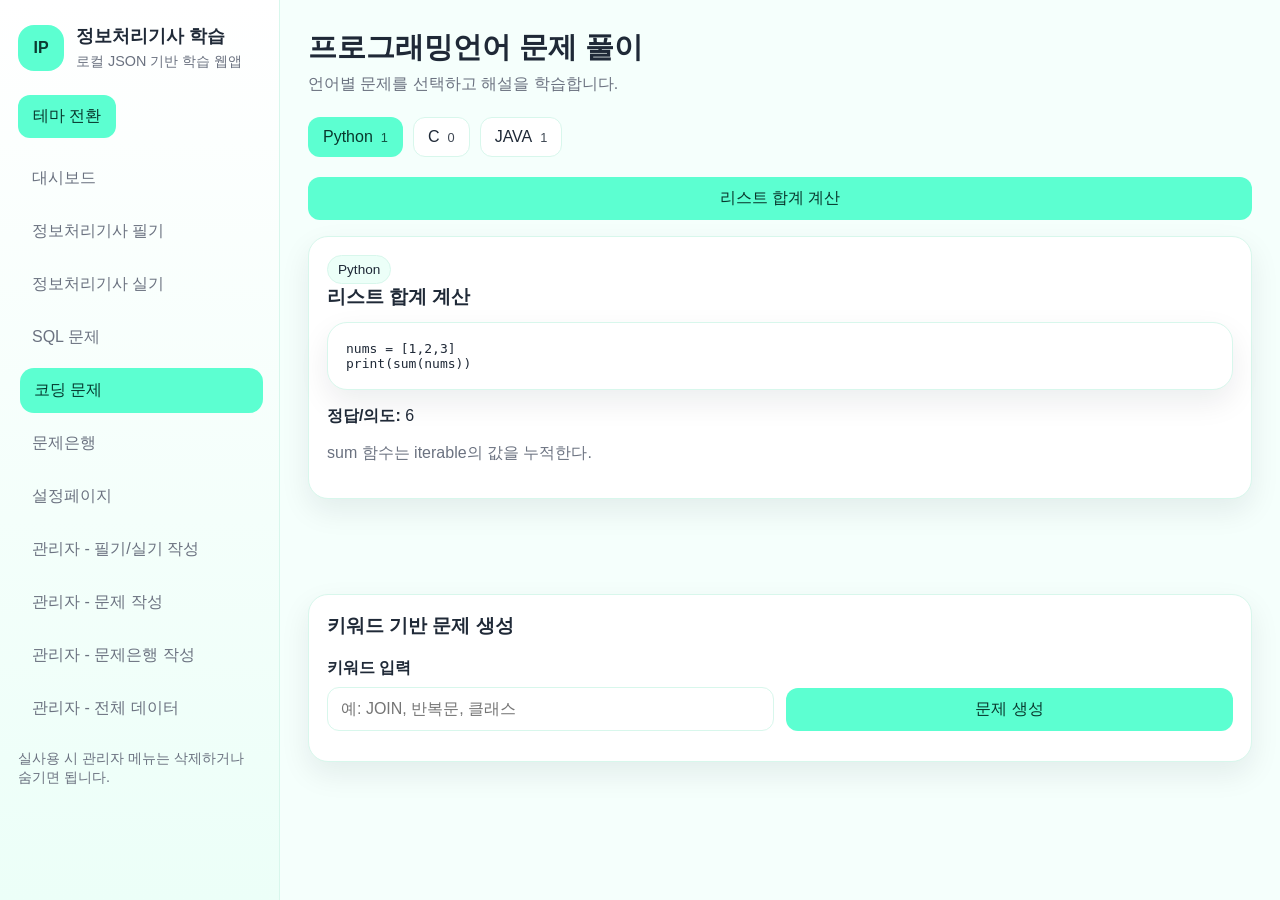
<file: ipe-study-site/pages/coding.html>
<!DOCTYPE html>
<html lang="ko">
<head>
  <meta charset="UTF-8" />
  <meta name="viewport" content="width=device-width, initial-scale=1.0" />
  <title>프로그래밍언어 문제 풀이</title>
  <link rel="stylesheet" href="../css/style.css" />
</head>
<body data-page="coding">
  <div class="layout">
    <aside class="sidebar">
      <div class="brand"><div class="brand-badge">IP</div><div><h1>정보처리기사 학습</h1><p>로컬 JSON 기반 학습 웹앱</p></div></div>
      <div class="top-actions" style="margin-bottom:18px;"><button class="btn primary" id="themeToggle">테마 전환</button></div>
      <nav class="nav-group">
        <a class="nav-item" data-nav="dashboard" href="../index.html">대시보드</a>
        <a class="nav-item" data-nav="written" href="../pages/written.html">정보처리기사 필기</a>
        <a class="nav-item" data-nav="practical" href="../pages/practical.html">정보처리기사 실기</a>
        <a class="nav-item" data-nav="sql" href="../pages/sql.html">SQL 문제</a>
        <a class="nav-item" data-nav="coding" href="../pages/coding.html">코딩 문제</a>
        <a class="nav-item" data-nav="bank" href="../pages/bank.html">문제은행</a>
        <a class="nav-item" data-nav="settings" href="../pages/settings.html">설정페이지</a>
        <a class="nav-item" data-nav="adminWritten" href="../pages/admin-written.html">관리자 - 필기/실기 작성</a>
        <a class="nav-item" data-nav="adminProblems" href="../pages/admin-problems.html">관리자 - 문제 작성</a>
        <a class="nav-item" data-nav="adminBank" href="../pages/admin-bank.html">관리자 - 문제은행 작성</a>
        <a class="nav-item" data-nav="adminData" href="../pages/admin-data.html">관리자 - 전체 데이터</a>
      </nav>
      <p class="footer-note">실사용 시 관리자 메뉴는 삭제하거나 숨기면 됩니다.</p>
    </aside>
    <main class="main">
      <header class="page-header">
        <div><h2>프로그래밍언어 문제 풀이</h2><p>언어별 문제를 선택하고 해설을 학습합니다.</p></div>
        
      </header>
      <section class="content-shell"><div class="horizontal-scroll" id="subjectTabs"></div><div class="topic-grid" id="topicGrid"></div><div class="content-area" id="contentArea"></div></section><section class="card" style="margin-top:18px;"><h3>키워드 기반 문제 생성</h3><div class="form-grid two"><div class="form-group"><label for="keywordPrompt">키워드 입력</label><input id="keywordPrompt" placeholder="예: JOIN, 반복문, 클래스" /></div><div class="form-group" style="align-self:end;"><button class="btn primary" id="generateQuestionBtn">문제 생성</button></div></div><div id="generatedQuestion" style="margin-top:12px;"></div></section>
    </main>
  </div>
  <script src="../js/data.js"></script>
  <script src="../js/storage.js"></script>
  <script src="../js/utils.js"></script>
  <script src="../js/app.js"></script>
</body>
</html>
</file>
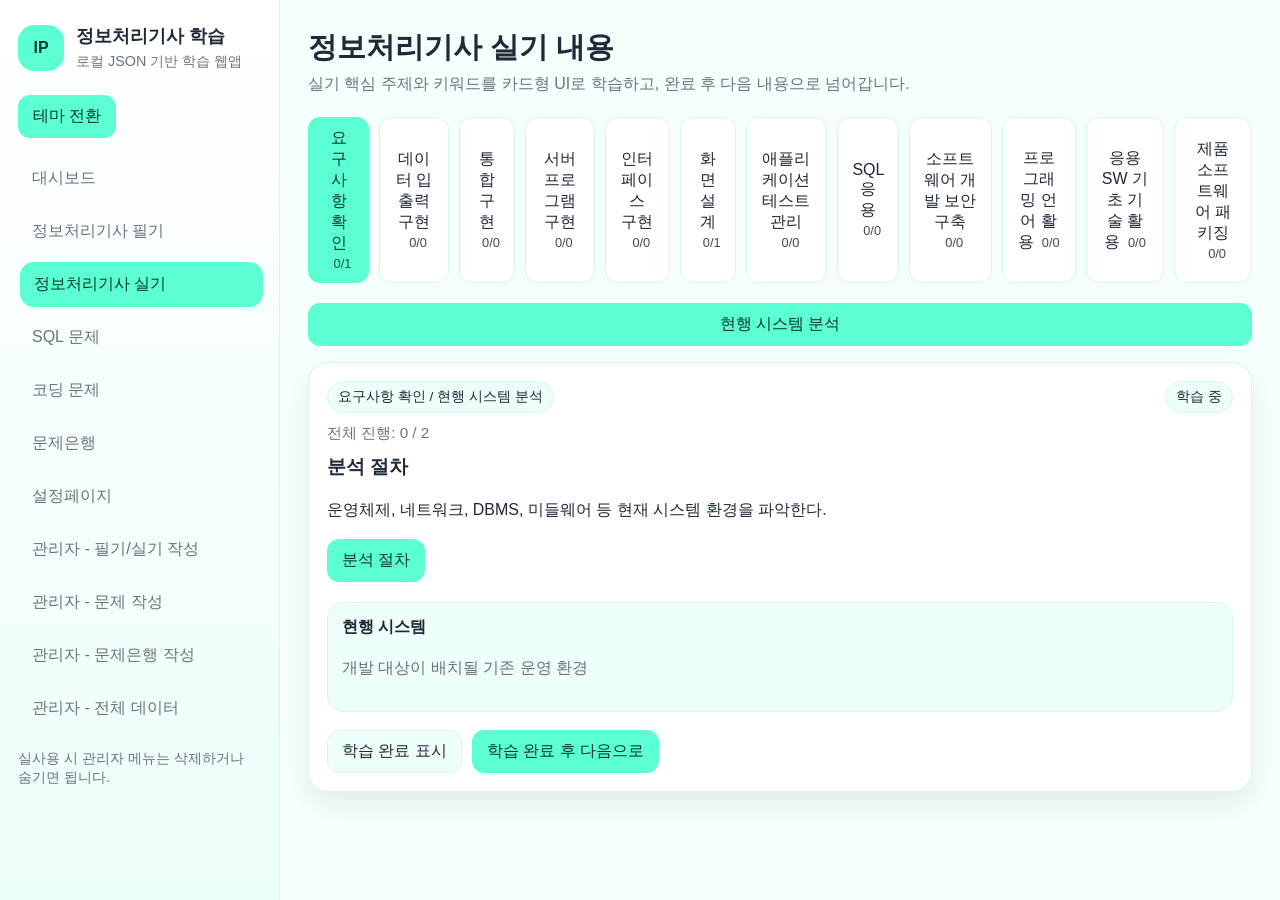
<file: ipe-study-site/pages/practical.html>
<!DOCTYPE html>
<html lang="ko">
<head>
  <meta charset="UTF-8" />
  <meta name="viewport" content="width=device-width, initial-scale=1.0" />
  <title>정보처리기사 실기 내용</title>
  <link rel="stylesheet" href="../css/style.css" />
</head>
<body data-page="practical">
  <div class="layout">
    <aside class="sidebar">
      <div class="brand"><div class="brand-badge">IP</div><div><h1>정보처리기사 학습</h1><p>로컬 JSON 기반 학습 웹앱</p></div></div>
      <div class="top-actions" style="margin-bottom:18px;"><button class="btn primary" id="themeToggle">테마 전환</button></div>
      <nav class="nav-group">
        <a class="nav-item" data-nav="dashboard" href="../index.html">대시보드</a>
        <a class="nav-item" data-nav="written" href="../pages/written.html">정보처리기사 필기</a>
        <a class="nav-item" data-nav="practical" href="../pages/practical.html">정보처리기사 실기</a>
        <a class="nav-item" data-nav="sql" href="../pages/sql.html">SQL 문제</a>
        <a class="nav-item" data-nav="coding" href="../pages/coding.html">코딩 문제</a>
        <a class="nav-item" data-nav="bank" href="../pages/bank.html">문제은행</a>
        <a class="nav-item" data-nav="settings" href="../pages/settings.html">설정페이지</a>
        <a class="nav-item" data-nav="adminWritten" href="../pages/admin-written.html">관리자 - 필기/실기 작성</a>
        <a class="nav-item" data-nav="adminProblems" href="../pages/admin-problems.html">관리자 - 문제 작성</a>
        <a class="nav-item" data-nav="adminBank" href="../pages/admin-bank.html">관리자 - 문제은행 작성</a>
        <a class="nav-item" data-nav="adminData" href="../pages/admin-data.html">관리자 - 전체 데이터</a>
      </nav>
      <p class="footer-note">실사용 시 관리자 메뉴는 삭제하거나 숨기면 됩니다.</p>
    </aside>
    <main class="main">
      <header class="page-header">
        <div><h2>정보처리기사 실기 내용</h2><p>실기 핵심 주제와 키워드를 카드형 UI로 학습하고, 완료 후 다음 내용으로 넘어갑니다.</p></div>
        
      </header>
      <section class="content-shell"><div class="horizontal-scroll" id="subjectTabs"></div><div class="topic-grid" id="topicGrid"></div><div class="content-area" id="contentArea"></div></section>
    </main>
  </div>
  <script src="../js/data.js"></script>
  <script src="../js/storage.js"></script>
  <script src="../js/utils.js"></script>
  <script src="../js/app.js"></script>
</body>
</html>
</file>
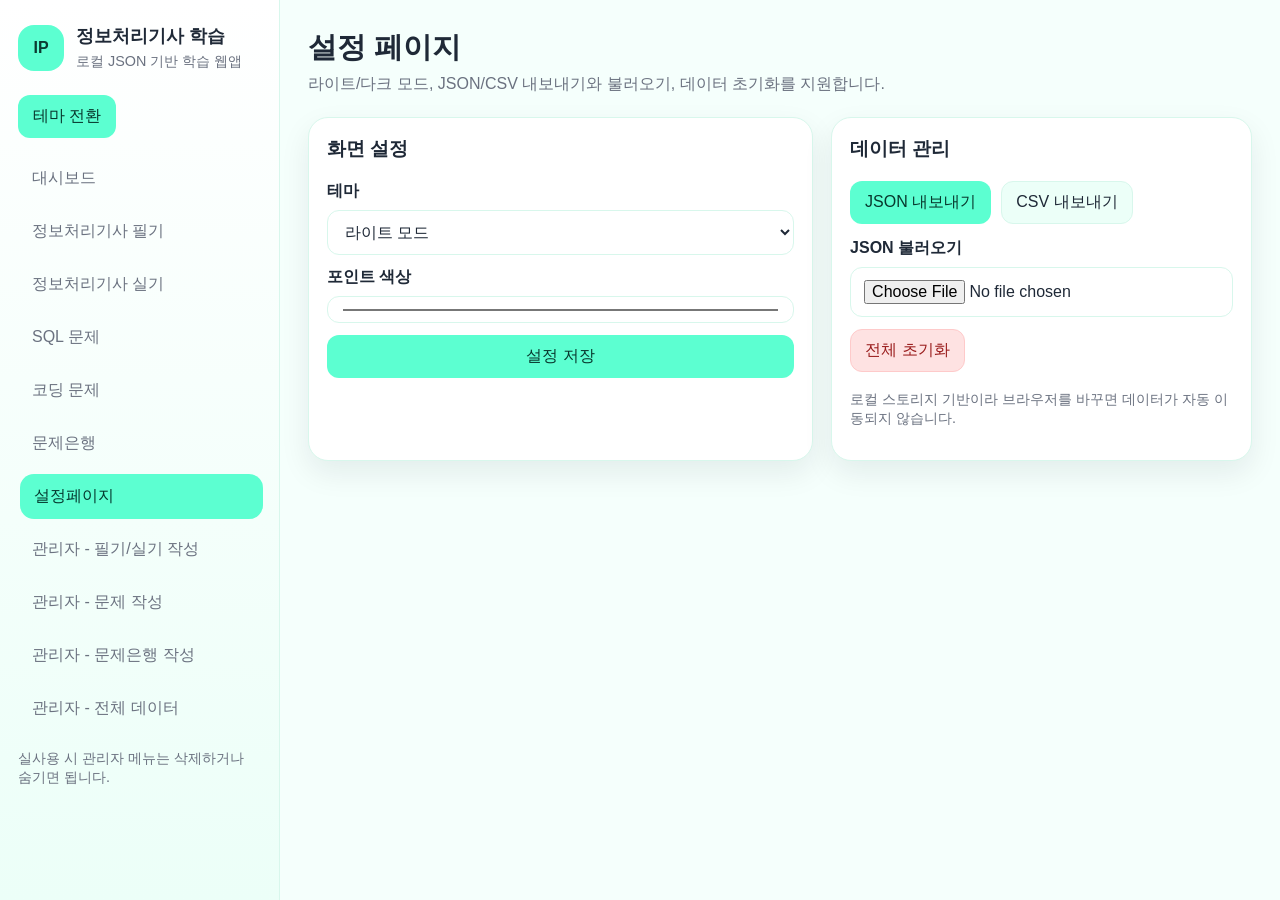
<file: ipe-study-site/pages/settings.html>
<!DOCTYPE html>
<html lang="ko">
<head>
  <meta charset="UTF-8" />
  <meta name="viewport" content="width=device-width, initial-scale=1.0" />
  <title>설정</title>
  <link rel="stylesheet" href="../css/style.css" />
</head>
<body data-page="settings">
  <div class="layout">
    <aside class="sidebar">
      <div class="brand"><div class="brand-badge">IP</div><div><h1>정보처리기사 학습</h1><p>로컬 JSON 기반 학습 웹앱</p></div></div>
      <div class="top-actions" style="margin-bottom:18px;"><button class="btn primary" id="themeToggle">테마 전환</button></div>
      <nav class="nav-group">
        <a class="nav-item" data-nav="dashboard" href="../index.html">대시보드</a>
        <a class="nav-item" data-nav="written" href="../pages/written.html">정보처리기사 필기</a>
        <a class="nav-item" data-nav="practical" href="../pages/practical.html">정보처리기사 실기</a>
        <a class="nav-item" data-nav="sql" href="../pages/sql.html">SQL 문제</a>
        <a class="nav-item" data-nav="coding" href="../pages/coding.html">코딩 문제</a>
        <a class="nav-item" data-nav="bank" href="../pages/bank.html">문제은행</a>
        <a class="nav-item" data-nav="settings" href="../pages/settings.html">설정페이지</a>
        <a class="nav-item" data-nav="adminWritten" href="../pages/admin-written.html">관리자 - 필기/실기 작성</a>
        <a class="nav-item" data-nav="adminProblems" href="../pages/admin-problems.html">관리자 - 문제 작성</a>
        <a class="nav-item" data-nav="adminBank" href="../pages/admin-bank.html">관리자 - 문제은행 작성</a>
        <a class="nav-item" data-nav="adminData" href="../pages/admin-data.html">관리자 - 전체 데이터</a>
      </nav>
      <p class="footer-note">실사용 시 관리자 메뉴는 삭제하거나 숨기면 됩니다.</p>
    </aside>
    <main class="main">
      <header class="page-header">
        <div><h2>설정 페이지</h2><p>라이트/다크 모드, JSON/CSV 내보내기와 불러오기, 데이터 초기화를 지원합니다.</p></div>
        
      </header>
      <section class="split-2"><section class="card"><h3>화면 설정</h3><div class="form-grid"><div class="form-group"><label for="themeSelect">테마</label><select id="themeSelect"><option value="light">라이트 모드</option><option value="dark">다크 모드</option></select></div><div class="form-group"><label for="accentColor">포인트 색상</label><input type="color" id="accentColor" value="#5CFFD1" /></div><button class="btn primary" id="saveSettingsBtn">설정 저장</button></div></section><section class="card"><h3>데이터 관리</h3><div class="toolbar"><button class="btn primary" id="exportJsonBtn">JSON 내보내기</button><button class="btn secondary" id="exportCsvBtn">CSV 내보내기</button></div><div class="form-group" style="margin-top:14px;"><label for="importJsonInput">JSON 불러오기</label><input type="file" id="importJsonInput" accept=".json" /></div><button class="btn danger" id="resetAllBtn" style="margin-top:12px;">전체 초기화</button><p class="footer-note">로컬 스토리지 기반이라 브라우저를 바꾸면 데이터가 자동 이동되지 않습니다.</p></section></section>
    </main>
  </div>
  <script src="../js/data.js"></script>
  <script src="../js/storage.js"></script>
  <script src="../js/utils.js"></script>
  <script src="../js/app.js"></script>
</body>
</html>
</file>
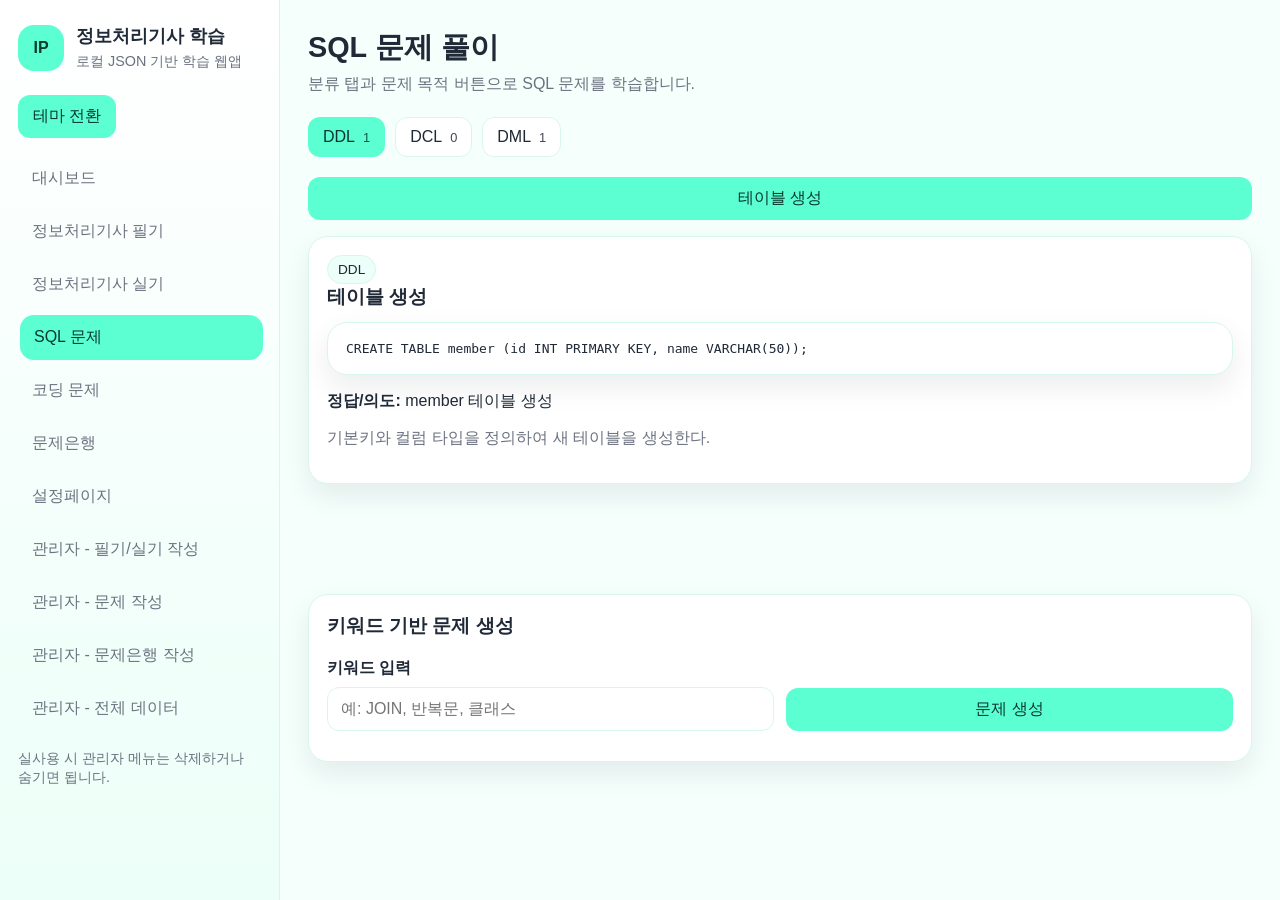
<file: ipe-study-site/pages/sql.html>
<!DOCTYPE html>
<html lang="ko">
<head>
  <meta charset="UTF-8" />
  <meta name="viewport" content="width=device-width, initial-scale=1.0" />
  <title>SQL 문제 풀이</title>
  <link rel="stylesheet" href="../css/style.css" />
</head>
<body data-page="sql">
  <div class="layout">
    <aside class="sidebar">
      <div class="brand"><div class="brand-badge">IP</div><div><h1>정보처리기사 학습</h1><p>로컬 JSON 기반 학습 웹앱</p></div></div>
      <div class="top-actions" style="margin-bottom:18px;"><button class="btn primary" id="themeToggle">테마 전환</button></div>
      <nav class="nav-group">
        <a class="nav-item" data-nav="dashboard" href="../index.html">대시보드</a>
        <a class="nav-item" data-nav="written" href="../pages/written.html">정보처리기사 필기</a>
        <a class="nav-item" data-nav="practical" href="../pages/practical.html">정보처리기사 실기</a>
        <a class="nav-item" data-nav="sql" href="../pages/sql.html">SQL 문제</a>
        <a class="nav-item" data-nav="coding" href="../pages/coding.html">코딩 문제</a>
        <a class="nav-item" data-nav="bank" href="../pages/bank.html">문제은행</a>
        <a class="nav-item" data-nav="settings" href="../pages/settings.html">설정페이지</a>
        <a class="nav-item" data-nav="adminWritten" href="../pages/admin-written.html">관리자 - 필기/실기 작성</a>
        <a class="nav-item" data-nav="adminProblems" href="../pages/admin-problems.html">관리자 - 문제 작성</a>
        <a class="nav-item" data-nav="adminBank" href="../pages/admin-bank.html">관리자 - 문제은행 작성</a>
        <a class="nav-item" data-nav="adminData" href="../pages/admin-data.html">관리자 - 전체 데이터</a>
      </nav>
      <p class="footer-note">실사용 시 관리자 메뉴는 삭제하거나 숨기면 됩니다.</p>
    </aside>
    <main class="main">
      <header class="page-header">
        <div><h2>SQL 문제 풀이</h2><p>분류 탭과 문제 목적 버튼으로 SQL 문제를 학습합니다.</p></div>
        
      </header>
      <section class="content-shell"><div class="horizontal-scroll" id="subjectTabs"></div><div class="topic-grid" id="topicGrid"></div><div class="content-area" id="contentArea"></div></section><section class="card" style="margin-top:18px;"><h3>키워드 기반 문제 생성</h3><div class="form-grid two"><div class="form-group"><label for="keywordPrompt">키워드 입력</label><input id="keywordPrompt" placeholder="예: JOIN, 반복문, 클래스" /></div><div class="form-group" style="align-self:end;"><button class="btn primary" id="generateQuestionBtn">문제 생성</button></div></div><div id="generatedQuestion" style="margin-top:12px;"></div></section>
    </main>
  </div>
  <script src="../js/data.js"></script>
  <script src="../js/storage.js"></script>
  <script src="../js/utils.js"></script>
  <script src="../js/app.js"></script>
</body>
</html>
</file>
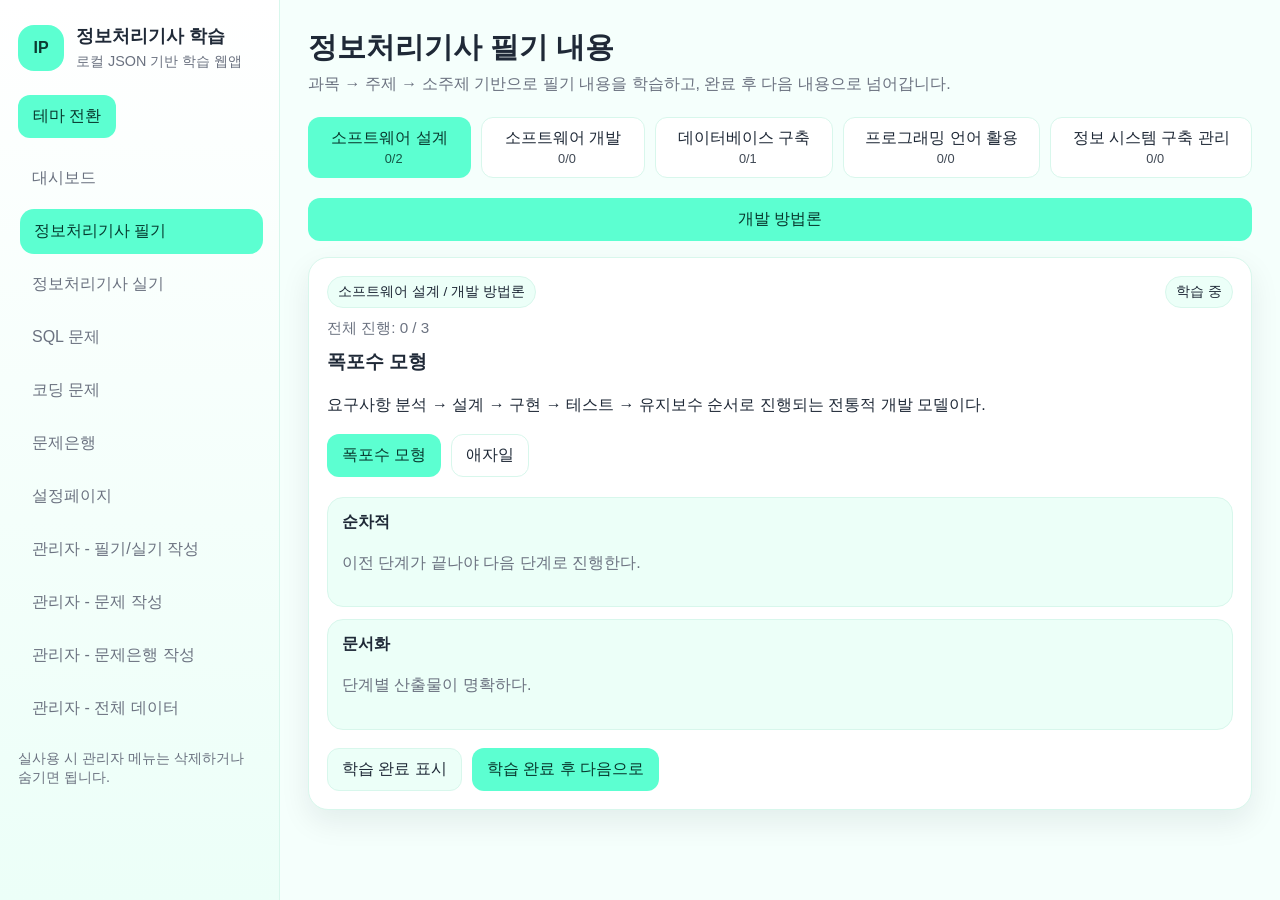
<file: ipe-study-site/pages/written.html>
<!DOCTYPE html>
<html lang="ko">
<head>
  <meta charset="UTF-8" />
  <meta name="viewport" content="width=device-width, initial-scale=1.0" />
  <title>정보처리기사 필기 내용</title>
  <link rel="stylesheet" href="../css/style.css" />
</head>
<body data-page="written">
  <div class="layout">
    <aside class="sidebar">
      <div class="brand"><div class="brand-badge">IP</div><div><h1>정보처리기사 학습</h1><p>로컬 JSON 기반 학습 웹앱</p></div></div>
      <div class="top-actions" style="margin-bottom:18px;"><button class="btn primary" id="themeToggle">테마 전환</button></div>
      <nav class="nav-group">
        <a class="nav-item" data-nav="dashboard" href="../index.html">대시보드</a>
        <a class="nav-item" data-nav="written" href="../pages/written.html">정보처리기사 필기</a>
        <a class="nav-item" data-nav="practical" href="../pages/practical.html">정보처리기사 실기</a>
        <a class="nav-item" data-nav="sql" href="../pages/sql.html">SQL 문제</a>
        <a class="nav-item" data-nav="coding" href="../pages/coding.html">코딩 문제</a>
        <a class="nav-item" data-nav="bank" href="../pages/bank.html">문제은행</a>
        <a class="nav-item" data-nav="settings" href="../pages/settings.html">설정페이지</a>
        <a class="nav-item" data-nav="adminWritten" href="../pages/admin-written.html">관리자 - 필기/실기 작성</a>
        <a class="nav-item" data-nav="adminProblems" href="../pages/admin-problems.html">관리자 - 문제 작성</a>
        <a class="nav-item" data-nav="adminBank" href="../pages/admin-bank.html">관리자 - 문제은행 작성</a>
        <a class="nav-item" data-nav="adminData" href="../pages/admin-data.html">관리자 - 전체 데이터</a>
      </nav>
      <p class="footer-note">실사용 시 관리자 메뉴는 삭제하거나 숨기면 됩니다.</p>
    </aside>
    <main class="main">
      <header class="page-header">
        <div><h2>정보처리기사 필기 내용</h2><p>과목 → 주제 → 소주제 기반으로 필기 내용을 학습하고, 완료 후 다음 내용으로 넘어갑니다.</p></div>
        
      </header>
      <section class="content-shell"><div class="horizontal-scroll" id="subjectTabs"></div><div class="topic-grid" id="topicGrid"></div><div class="content-area" id="contentArea"></div></section>
    </main>
  </div>
  <script src="../js/data.js"></script>
  <script src="../js/storage.js"></script>
  <script src="../js/utils.js"></script>
  <script src="../js/app.js"></script>
</body>
</html>
</file>
<file: ipe-study-site/css/style.css>
:root {
  --bg: #f5fffc;
  --surface: #ffffff;
  --surface-2: #ecfff8;
  --text: #1f2937;
  --muted: #6b7280;
  --border: #d8f7ec;
  --primary: #5CFFD1;
  --primary-strong: #18c89a;
  --shadow: 0 12px 30px rgba(17, 24, 39, 0.08);
  --danger: #ef4444;
  --warning: #f59e0b;
}

body.dark {
  --bg: #0f1720;
  --surface: #17212b;
  --surface-2: #1d2a36;
  --text: #f3f4f6;
  --muted: #94a3b8;
  --border: #253443;
  --primary: #5CFFD1;
  --primary-strong: #37e1b6;
  --shadow: 0 12px 30px rgba(0, 0, 0, 0.28);
}

* { box-sizing: border-box; }
html, body { margin: 0; padding: 0; font-family: "Pretendard", "Noto Sans KR", sans-serif; background: var(--bg); color: var(--text); }
a { color: inherit; text-decoration: none; }
button, input, select, textarea { font: inherit; }
button { cursor: pointer; border: none; }
textarea { resize: vertical; min-height: 96px; }

.layout {
  display: grid;
  grid-template-columns: 280px 1fr;
  min-height: 100vh;
}

.sidebar {
  position: sticky;
  top: 0;
  height: 100vh;
  padding: 24px 18px;
  background: linear-gradient(180deg, var(--surface), var(--surface-2));
  border-right: 1px solid var(--border);
}

.brand {
  display: flex;
  gap: 12px;
  align-items: center;
  margin-bottom: 24px;
}
.brand-badge {
  width: 46px;
  height: 46px;
  display: grid;
  place-items: center;
  border-radius: 16px;
  background: var(--primary);
  color: #0b3b31;
  font-weight: 800;
}
.brand h1 { font-size: 1.1rem; margin: 0; }
.brand p { margin: 4px 0 0; color: var(--muted); font-size: 0.9rem; }

.nav-group { display: flex; flex-direction: column; gap: 8px; }
.nav-item {
  display: flex;
  align-items: center;
  gap: 10px;
  padding: 12px 14px;
  border-radius: 14px;
  color: var(--muted);
  transition: 0.18s ease;
}
.nav-item:hover, .nav-item.active {
  background: var(--primary);
  color: #053a2f;
  transform: translateX(2px);
}

.main {
  padding: 28px;
  min-width: 0;
}

.page-header {
  display: flex;
  justify-content: space-between;
  gap: 16px;
  flex-wrap: wrap;
  align-items: center;
  margin-bottom: 22px;
}
.page-header h2 { margin: 0 0 6px; font-size: 1.8rem; }
.page-header p { margin: 0; color: var(--muted); }

.top-actions, .toolbar, .form-actions, .inline-actions {
  display: flex;
  gap: 10px;
  flex-wrap: wrap;
}

.btn, .chip, .tab, .topic-btn, .subtopic-btn {
  background: var(--surface);
  color: var(--text);
  border: 1px solid var(--border);
  border-radius: 12px;
  padding: 10px 14px;
  transition: 0.18s ease;
}
.btn.primary, .tab.active, .topic-btn.active, .subtopic-btn.active, .chip.active {
  background: var(--primary);
  color: #08382d;
  border-color: transparent;
}
.btn:hover, .chip:hover, .tab:hover, .topic-btn:hover, .subtopic-btn:hover {
  transform: translateY(-1px);
  box-shadow: var(--shadow);
}
.btn.danger { background: #fee2e2; color: #991b1b; border-color: #fecaca; }
.btn.secondary { background: var(--surface-2); }

.card-grid {
  display: grid;
  grid-template-columns: repeat( auto-fit, minmax(220px, 1fr) );
  gap: 16px;
}
.card {
  background: var(--surface);
  border: 1px solid var(--border);
  border-radius: 20px;
  padding: 18px;
  box-shadow: var(--shadow);
}
.card h3, .card h4 { margin-top: 0; }
.muted { color: var(--muted); }
.small { font-size: 0.9rem; }

.content-shell {
  display: grid;
  grid-template-rows: auto auto 1fr;
  gap: 16px;
}
.horizontal-scroll {
  display: flex;
  gap: 10px;
  overflow-x: auto;
  padding-bottom: 4px;
}
.topic-grid {
  display: grid;
  grid-template-columns: repeat(auto-fit, minmax(160px, 1fr));
  gap: 12px;
}
.content-area {
  min-height: 340px;
}
.content-card h3 { margin-bottom: 10px; }
.study-text, .preserve-format { white-space: pre-wrap; word-break: keep-all; line-height: 1.7; }
.keyword-list {
  display: grid;
  gap: 12px;
  margin-top: 16px;
}
.keyword-item {
  background: var(--surface-2);
  border: 1px solid var(--border);
  border-radius: 16px;
  padding: 14px;
}

.table-wrap {
  overflow: auto;
  border-radius: 18px;
  border: 1px solid var(--border);
}
.table {
  width: 100%;
  border-collapse: collapse;
  background: var(--surface);
}
.table th, .table td {
  padding: 12px 14px;
  border-bottom: 1px solid var(--border);
  text-align: left;
  vertical-align: top;
}
.table th { background: var(--surface-2); }

.split-2 {
  display: grid;
  grid-template-columns: 1.2fr 1fr;
  gap: 18px;
}
.form-grid {
  display: grid;
  gap: 12px;
}
.form-grid.two { grid-template-columns: repeat(2, 1fr); }
.form-group { display: grid; gap: 8px; }
label { font-weight: 600; }
input, select, textarea {
  width: 100%;
  border: 1px solid var(--border);
  background: var(--surface);
  color: var(--text);
  border-radius: 12px;
  padding: 12px 13px;
}

.stats-grid {
  display: grid;
  grid-template-columns: repeat(auto-fit, minmax(180px, 1fr));
  gap: 16px;
}
.stat-card .value { font-size: 1.8rem; font-weight: 800; margin-top: 8px; }

.stopwatch {
  display: flex;
  align-items: center;
  justify-content: space-between;
  gap: 12px;
  flex-wrap: wrap;
}
.timer-value {
  font-size: 2rem;
  font-weight: 800;
  letter-spacing: 0.04em;
}

.badge {
  display: inline-flex;
  align-items: center;
  gap: 6px;
  background: var(--surface-2);
  border: 1px solid var(--border);
  border-radius: 999px;
  padding: 6px 10px;
  font-size: 0.85rem;
}

.footer-note { margin-top: 18px; color: var(--muted); font-size: 0.9rem; }
.empty {
  padding: 24px;
  text-align: center;
  color: var(--muted);
  background: var(--surface);
  border: 1px dashed var(--border);
  border-radius: 18px;
}

@media (max-width: 1080px) {
  .split-2 { grid-template-columns: 1fr; }
}

@media (max-width: 860px) {
  .layout { grid-template-columns: 1fr; }
  .sidebar {
    position: static;
    height: auto;
  }
  .main { padding: 18px; }
  .form-grid.two { grid-template-columns: 1fr; }
}


.tab-count {
  margin-left: 8px;
  font-size: 0.8rem;
  opacity: 0.85;
}

.content-meta-row {
  display: flex;
  justify-content: space-between;
  gap: 10px;
  flex-wrap: wrap;
  margin-bottom: 10px;
}

.success-badge {
  background: var(--primary);
  color: #08382d;
}

.study-progress-text {
  margin-bottom: 10px;
  color: var(--muted);
  font-size: 0.95rem;
}

.study-actions {
  display: flex;
  gap: 10px;
  flex-wrap: wrap;
  margin-top: 18px;
}

.subtopic-btn.done {
  border-style: dashed;
}

.repeat-block {
  padding: 16px;
}

.repeat-block-header {
  display: flex;
  justify-content: space-between;
  align-items: center;
  gap: 12px;
  margin-bottom: 12px;
}

.stack-rows {
  display: grid;
  gap: 14px;
}

.subtle-card {
  background: var(--surface-2);
}

.admin-split {
  align-items: start;
}


.admin-wide-panel {
  padding: 22px;
}

.page-section-head {
  display: flex;
  justify-content: space-between;
  gap: 14px;
  margin-bottom: 18px;
}

.admin-written-form {
  gap: 16px;
}

.admin-top-grid {
  grid-template-columns: repeat(3, minmax(0, 1fr));
  width: 100%;
  max-width: none;
  align-items: stretch;
}

.admin-content-rows {
  gap: 18px;
}

.keyword-blocks {
  display: grid;
  gap: 12px;
}

.keyword-edit-row {
  background: var(--surface-2);
  border: 1px solid var(--border);
  border-radius: 16px;
  padding: 14px;
}

.helper-card {
  width: 100%;
  max-width: none;
}

.sticky-actions {
  position: sticky;
  bottom: 12px;
  background: color-mix(in srgb, var(--bg) 72%, transparent);
  backdrop-filter: blur(8px);
  padding: 12px 0 4px;
}


.admin-mode-card {
  display: grid;
  align-content: center;
  min-height: 100%;
}

@media (max-width: 860px) {
  .admin-top-grid { grid-template-columns: 1fr; }
}
</file>
